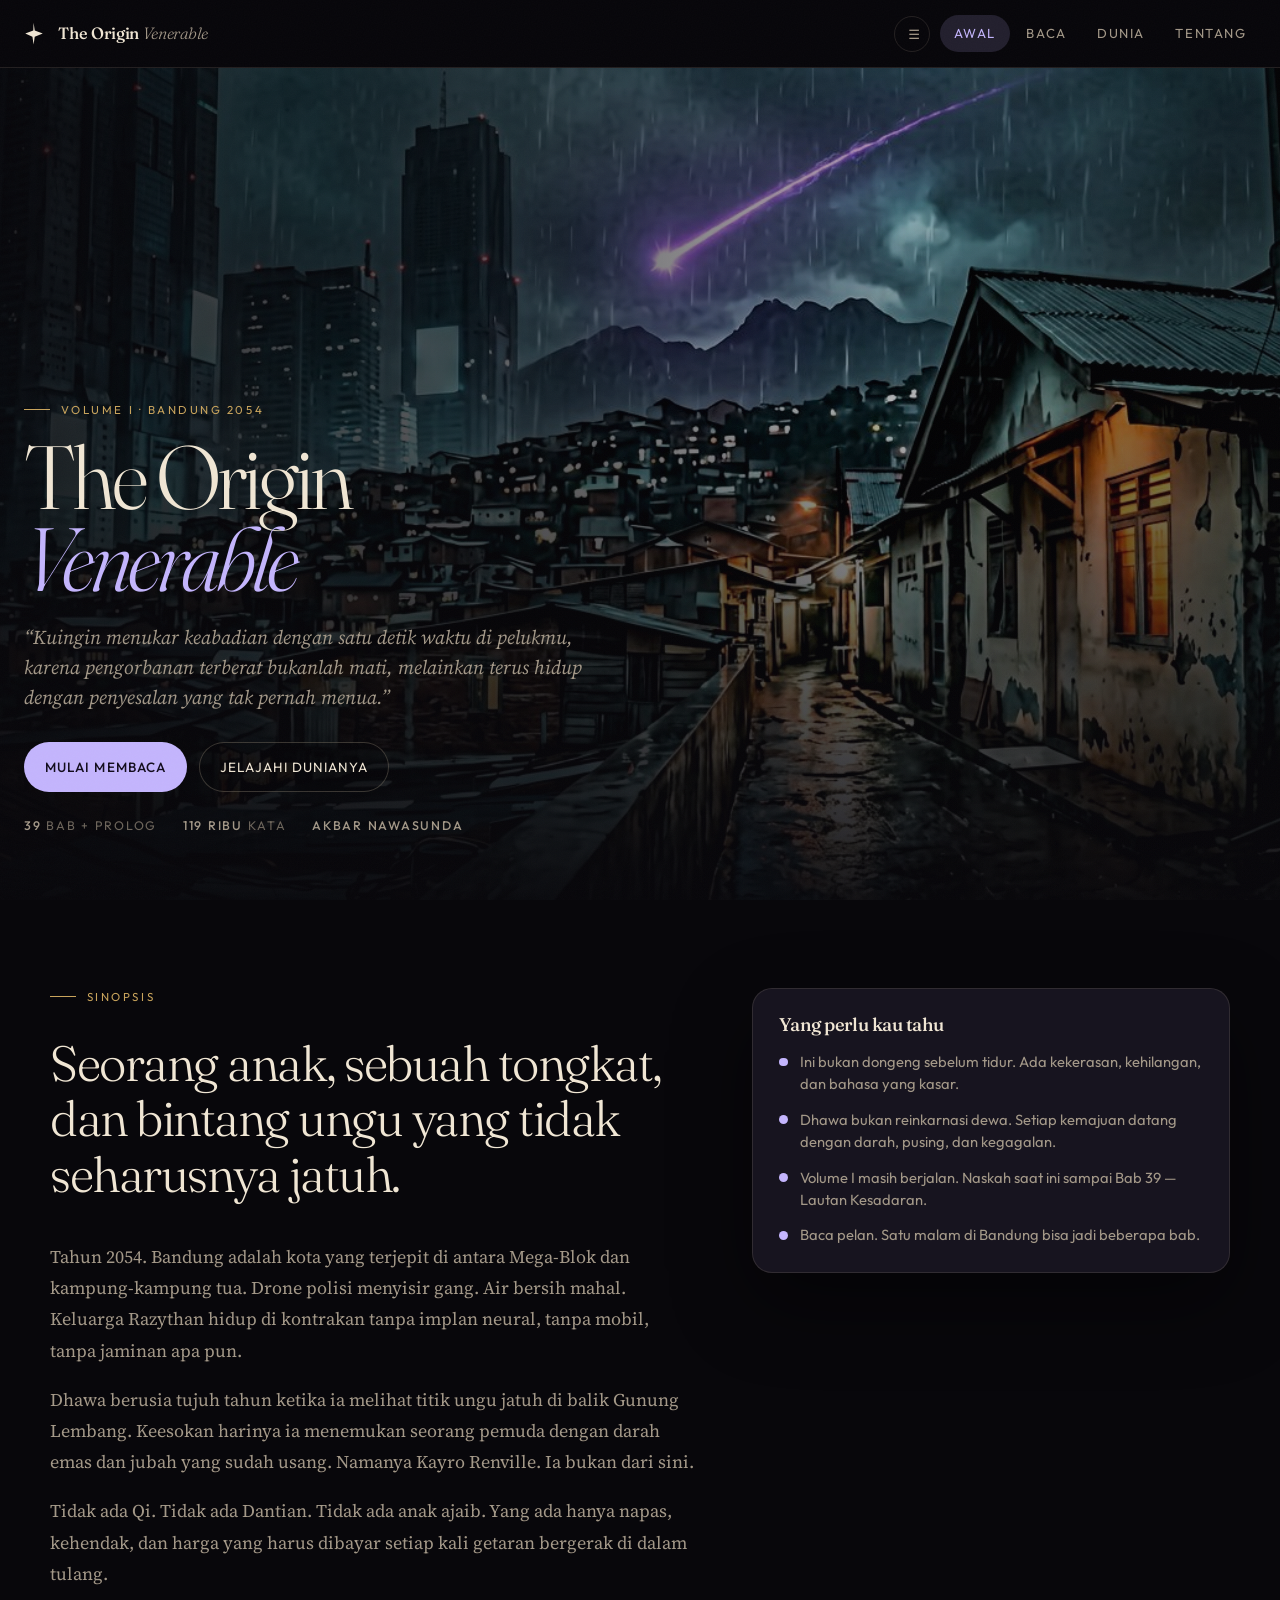
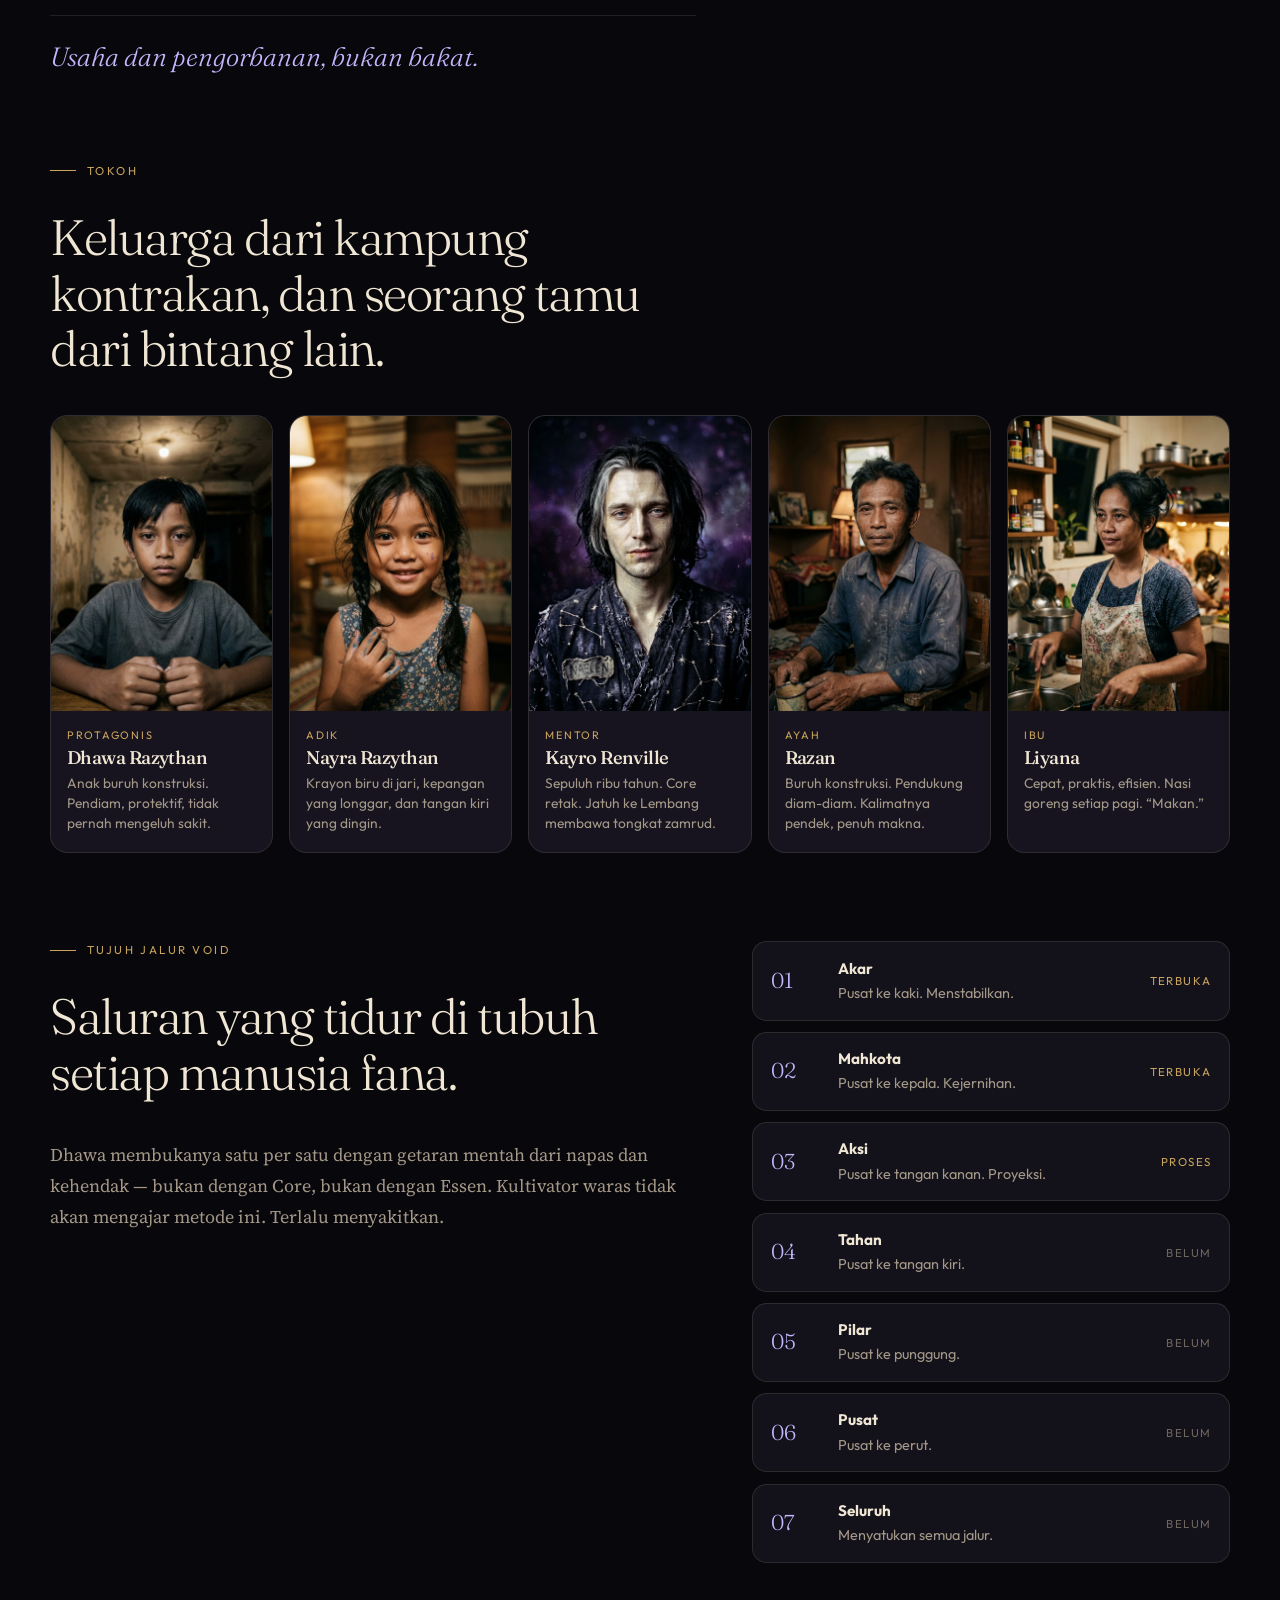
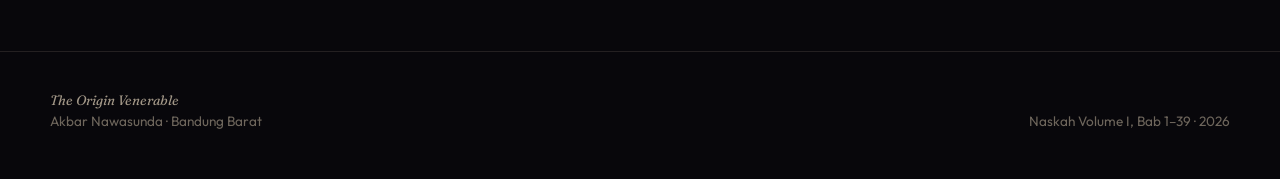
<file: site/index.html>
<!DOCTYPE html>
<html lang="id">
  <head>
    <meta charset="utf-8" />
    <meta name="viewport" content="width=device-width, initial-scale=1" />
    <title>The Origin Venerable — Akbar Nawasunda</title>
    <meta
      name="description"
      content="Novel kultivasi berlatar Bandung tahun 2054. Dhawa Razythan, anak buruh konstruksi, menemukan dunia tersembunyi di balik realitas sehari-hari."
    />
    <meta property="og:title" content="The Origin Venerable" />
    <meta
      property="og:description"
      content="Usaha dan pengorbanan, bukan bakat. Novel kultivasi dari kampung kontrakan Bandung."
    />
    <meta property="og:image" content="img/hero-bandung.jpg" />
    <link rel="icon" href="favicon.svg" type="image/svg+xml" />
    <link rel="preconnect" href="https://fonts.googleapis.com" />
    <link rel="preconnect" href="https://fonts.gstatic.com" crossorigin />
    <link
      href="https://fonts.googleapis.com/css2?family=Fraunces:ital,opsz,wght@0,9..144,300;0,9..144,500;1,9..144,300;1,9..144,500&family=Outfit:wght@300;400;500&family=Source+Serif+4:ital,opsz,wght@0,8..60,400;0,8..60,600;1,8..60,400&display=swap"
      rel="stylesheet"
    />
    <link rel="stylesheet" href="css/style.css" />
    <script src="js/boot-theme.js"></script>
  </head>
  <body data-page="home">
    <a class="skip" href="#isi">Lewati ke isi</a>
    <header class="site-header">
      <a class="brand" href="index.html">
        <svg class="brand-mark" viewBox="0 0 32 32" aria-hidden="true">
          <path fill="currentColor" d="M16 3.2l1.35 9.15L26.8 16l-9.45 3.65L16 28.8l-1.35-9.15L6.2 16l9.45-3.65z" />
        </svg>
        <span class="brand-name">The Origin <span>Venerable</span></span>
      </a>
      <button class="nav-toggle icon-btn" data-nav-toggle aria-label="Menu">☰</button>
      <nav class="nav">
        <a href="index.html" data-nav="home">Awal</a>
        <a href="baca.html?bab=prolog" data-nav="baca">Baca</a>
        <a href="dunia.html" data-nav="dunia">Dunia</a>
        <a href="tentang.html" data-nav="tentang">Tentang</a>
      </nav>
    </header>

    <section class="hero">
      <div class="hero-media">
        <img src="img/hero-bandung.jpg" alt="Kampung kontrakan Bandung malam hari, bintang ungu jatuh di atas Mega-Blok" />
      </div>
      <div class="hero-shade"></div>
      <div class="hero-copy" id="isi">
        <div class="kicker">Volume I · Bandung 2054</div>
        <h1>The Origin <em>Venerable</em></h1>
        <p class="lede">
          “Kuingin menukar keabadian dengan satu detik waktu di pelukmu, karena pengorbanan terberat bukanlah mati, melainkan terus hidup dengan penyesalan yang tak pernah menua.”
        </p>
        <div class="actions">
          <a class="btn btn-primary" data-continue href="baca.html?bab=prolog">Mulai membaca</a>
          <a class="btn btn-ghost" href="dunia.html">Jelajahi dunianya</a>
        </div>
        <div class="hero-meta">
          <span><strong>39</strong> bab + prolog</span>
          <span><strong>119 ribu</strong> kata</span>
          <span><strong>Akbar Nawasunda</strong></span>
        </div>
      </div>
    </section>

    <section class="section" id="sinopsis">
      <div class="wrap split">
        <div>
          <div class="section-head">
            <div class="kicker">Sinopsis</div>
            <h2>Seorang anak, sebuah tongkat, dan bintang ungu yang tidak seharusnya jatuh.</h2>
          </div>
          <div class="prose-block">
            <p>
              Tahun 2054. Bandung adalah kota yang terjepit di antara Mega-Blok dan kampung-kampung tua. Drone polisi menyisir gang. Air bersih mahal. Keluarga Razythan hidup di kontrakan tanpa implan neural, tanpa mobil, tanpa jaminan apa pun.
            </p>
            <p>
              Dhawa berusia tujuh tahun ketika ia melihat titik ungu jatuh di balik Gunung Lembang. Keesokan harinya ia menemukan seorang pemuda dengan darah emas dan jubah yang sudah usang. Namanya Kayro Renville. Ia bukan dari sini.
            </p>
            <p>
              Tidak ada Qi. Tidak ada Dantian. Tidak ada anak ajaib. Yang ada hanya napas, kehendak, dan harga yang harus dibayar setiap kali getaran bergerak di dalam tulang.
            </p>
          </div>
          <p class="theme-line">Usaha dan pengorbanan, bukan bakat.</p>
        </div>
        <aside class="side-card">
          <h3>Yang perlu kau tahu</h3>
          <ul class="rule-list">
            <li><span class="dot"></span><span>Ini bukan dongeng sebelum tidur. Ada kekerasan, kehilangan, dan bahasa yang kasar.</span></li>
            <li><span class="dot"></span><span>Dhawa bukan reinkarnasi dewa. Setiap kemajuan datang dengan darah, pusing, dan kegagalan.</span></li>
            <li><span class="dot"></span><span>Volume I masih berjalan. Naskah saat ini sampai Bab 39 — Lautan Kesadaran.</span></li>
            <li><span class="dot"></span><span>Baca pelan. Satu malam di Bandung bisa jadi beberapa bab.</span></li>
          </ul>
        </aside>
      </div>
    </section>

    <section class="section" style="padding-top: 0">
      <div class="wrap">
        <div class="section-head">
          <div class="kicker">Tokoh</div>
          <h2>Keluarga dari kampung kontrakan, dan seorang tamu dari bintang lain.</h2>
        </div>
        <div class="cast-grid">
          <article class="cast-card">
            <img src="img/dhawa.jpg" alt="Dhawa Razythan" />
            <div class="cast-body">
              <div class="role">Protagonis</div>
              <h3>Dhawa Razythan</h3>
              <p>Anak buruh konstruksi. Pendiam, protektif, tidak pernah mengeluh sakit.</p>
            </div>
          </article>
          <article class="cast-card">
            <img src="img/nayra.jpg" alt="Nayra Razythan" />
            <div class="cast-body">
              <div class="role">Adik</div>
              <h3>Nayra Razythan</h3>
              <p>Krayon biru di jari, kepangan yang longgar, dan tangan kiri yang dingin.</p>
            </div>
          </article>
          <article class="cast-card">
            <img src="img/kayro.jpg" alt="Kayro Renville" />
            <div class="cast-body">
              <div class="role">Mentor</div>
              <h3>Kayro Renville</h3>
              <p>Sepuluh ribu tahun. Core retak. Jatuh ke Lembang membawa tongkat zamrud.</p>
            </div>
          </article>
          <article class="cast-card">
            <img src="img/razan.jpg" alt="Razan Razythan" />
            <div class="cast-body">
              <div class="role">Ayah</div>
              <h3>Razan</h3>
              <p>Buruh konstruksi. Pendukung diam-diam. Kalimatnya pendek, penuh makna.</p>
            </div>
          </article>
          <article class="cast-card">
            <img src="img/liyana.jpg" alt="Liyana Razythan" />
            <div class="cast-body">
              <div class="role">Ibu</div>
              <h3>Liyana</h3>
              <p>Cepat, praktis, efisien. Nasi goreng setiap pagi. “Makan.”</p>
            </div>
          </article>
        </div>
      </div>
    </section>

    <section class="section" style="padding-top: 0">
      <div class="wrap split">
        <div>
          <div class="section-head">
            <div class="kicker">Tujuh Jalur Void</div>
            <h2>Saluran yang tidur di tubuh setiap manusia fana.</h2>
          </div>
          <div class="prose-block">
            <p>
              Dhawa membukanya satu per satu dengan getaran mentah dari napas dan kehendak — bukan dengan Core, bukan dengan Essen. Kultivator waras tidak akan mengajar metode ini. Terlalu menyakitkan.
            </p>
          </div>
        </div>
        <div class="paths">
          <div class="path"><b>01</b><p><strong>Akar</strong>Pusat ke kaki. Menstabilkan.</p><span class="open">Terbuka</span></div>
          <div class="path"><b>02</b><p><strong>Mahkota</strong>Pusat ke kepala. Kejernihan.</p><span class="open">Terbuka</span></div>
          <div class="path"><b>03</b><p><strong>Aksi</strong>Pusat ke tangan kanan. Proyeksi.</p><span class="open">Proses</span></div>
          <div class="path"><b>04</b><p><strong>Tahan</strong>Pusat ke tangan kiri.</p><span class="pending">Belum</span></div>
          <div class="path"><b>05</b><p><strong>Pilar</strong>Pusat ke punggung.</p><span class="pending">Belum</span></div>
          <div class="path"><b>06</b><p><strong>Pusat</strong>Pusat ke perut.</p><span class="pending">Belum</span></div>
          <div class="path"><b>07</b><p><strong>Seluruh</strong>Menyatukan semua jalur.</p><span class="pending">Belum</span></div>
        </div>
      </div>
    </section>

    <footer class="site-footer">
      <div class="wrap footer-row">
        <div>
          <em>The Origin Venerable</em><br />
          Akbar Nawasunda · Bandung Barat
        </div>
        <div>Naskah Volume I, Bab 1–39 · 2026</div>
      </div>
    </footer>
    <script type="module" src="js/common.js"></script>
  </body>
</html>
</file>
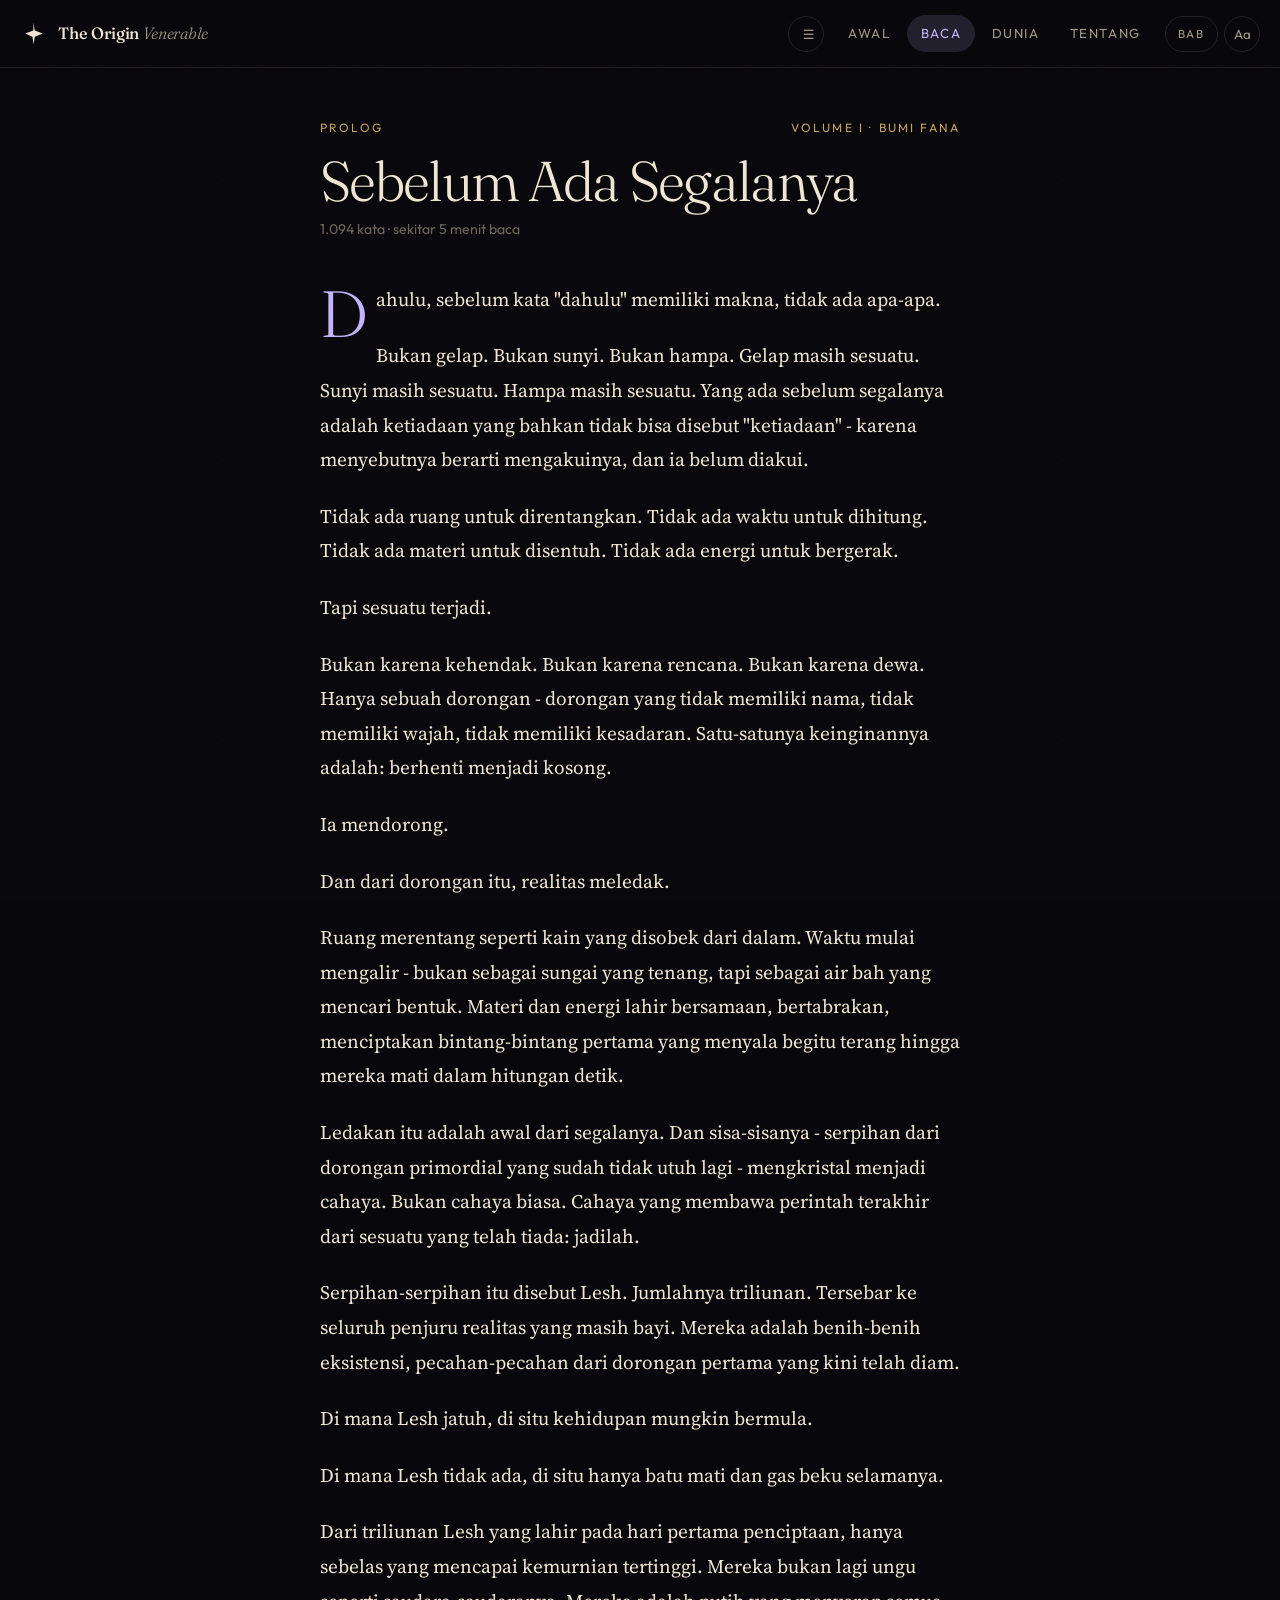
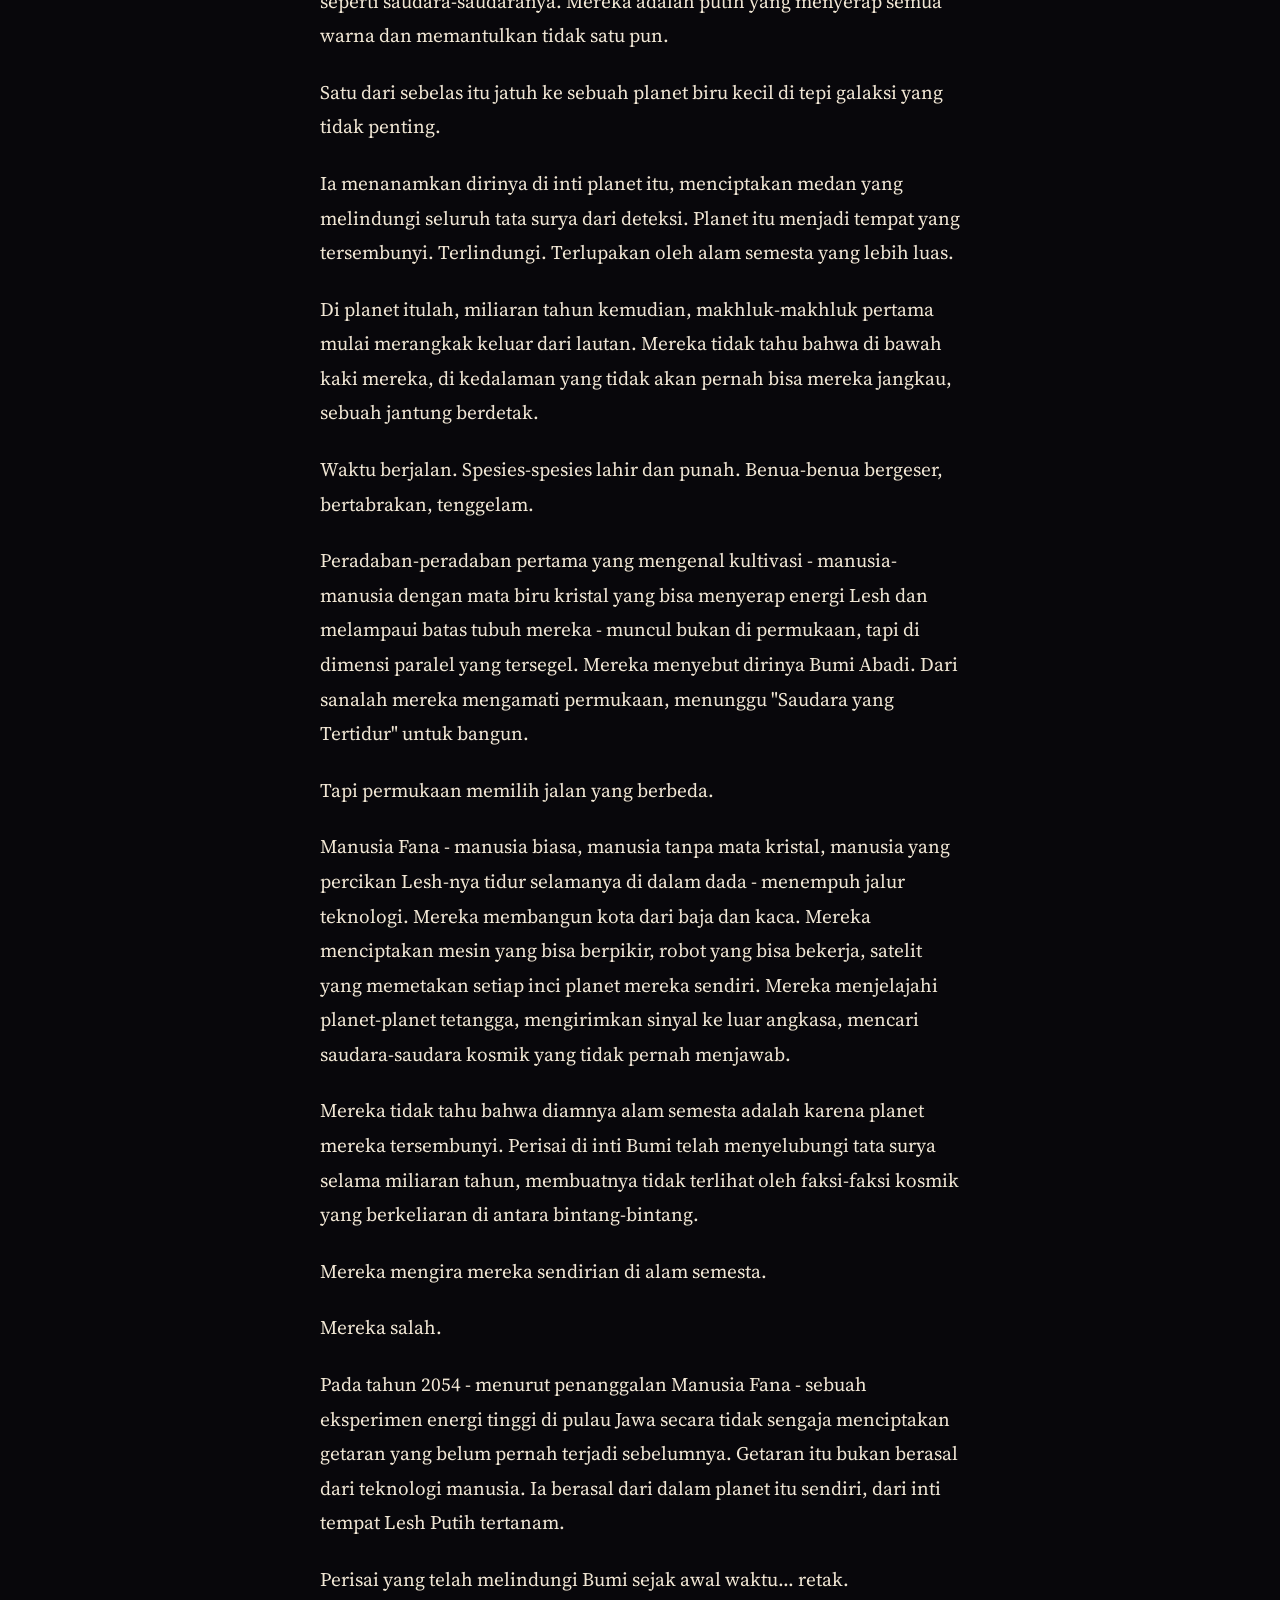
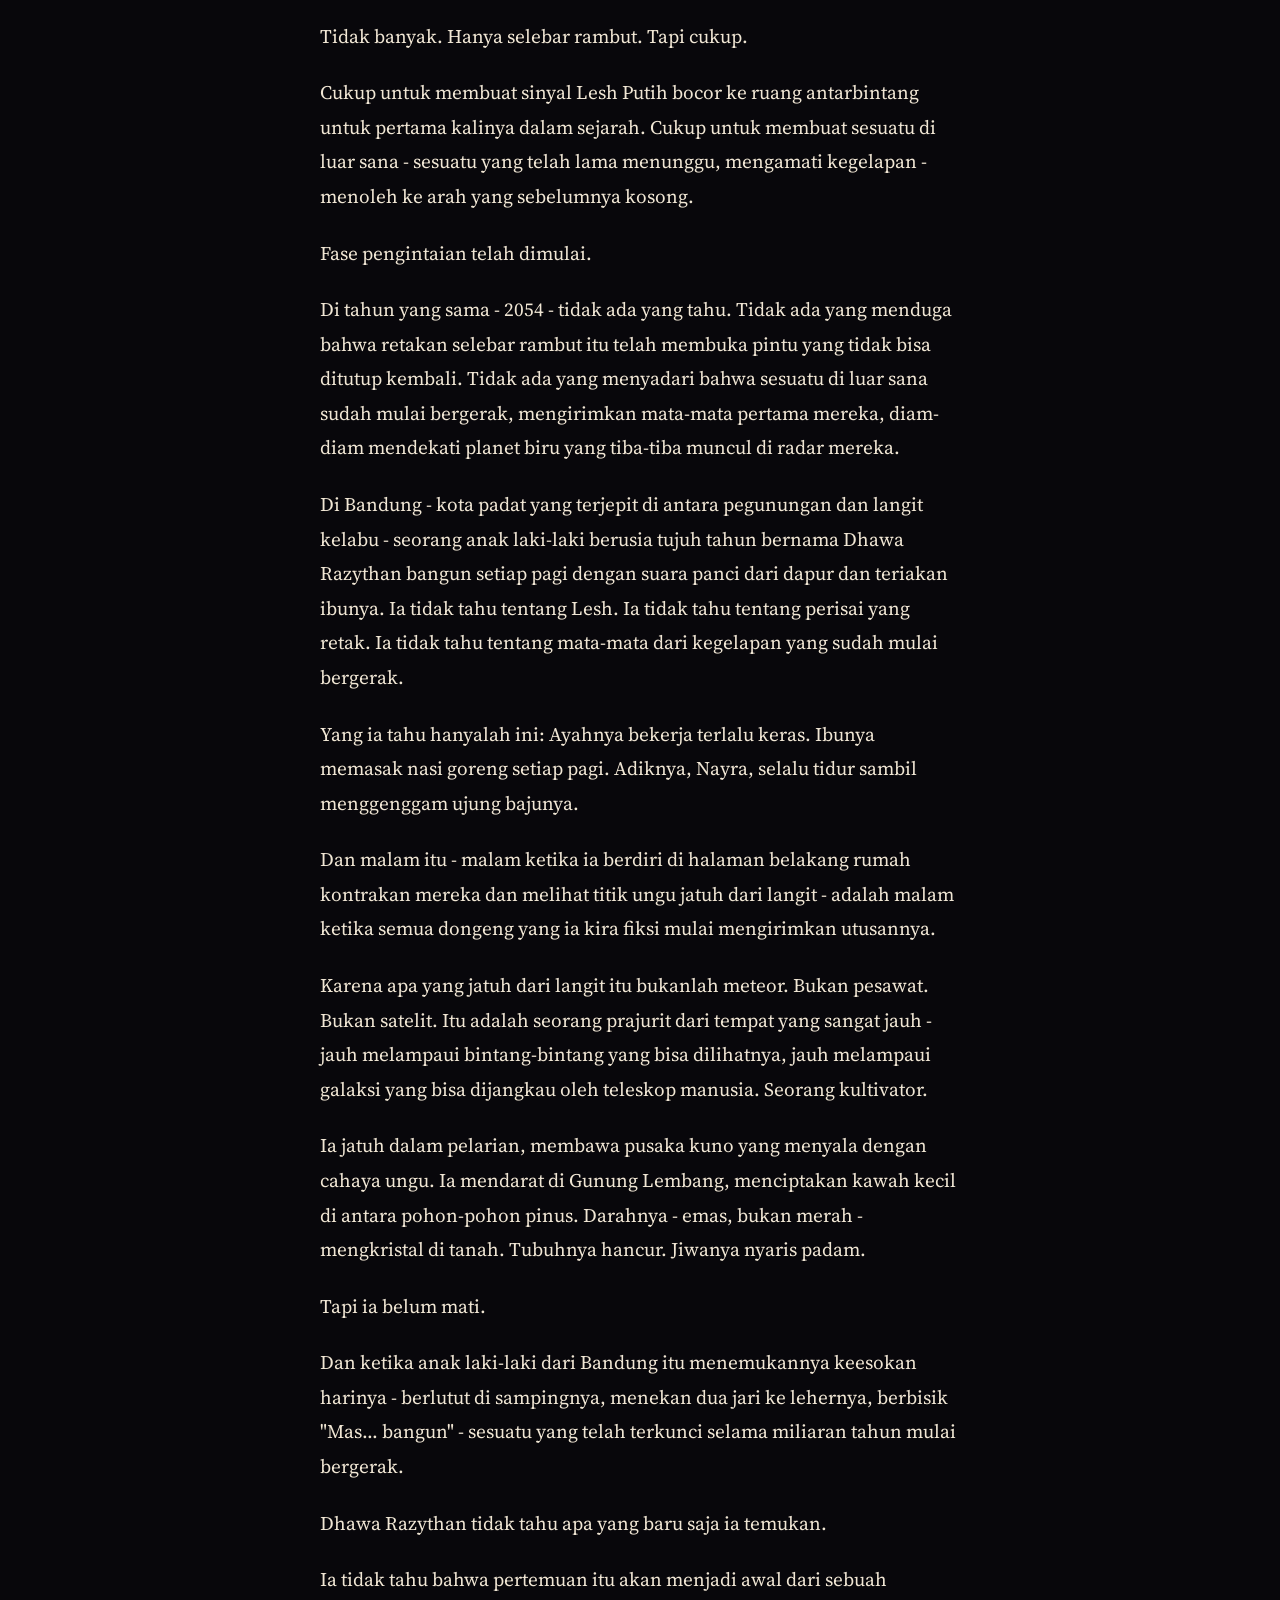
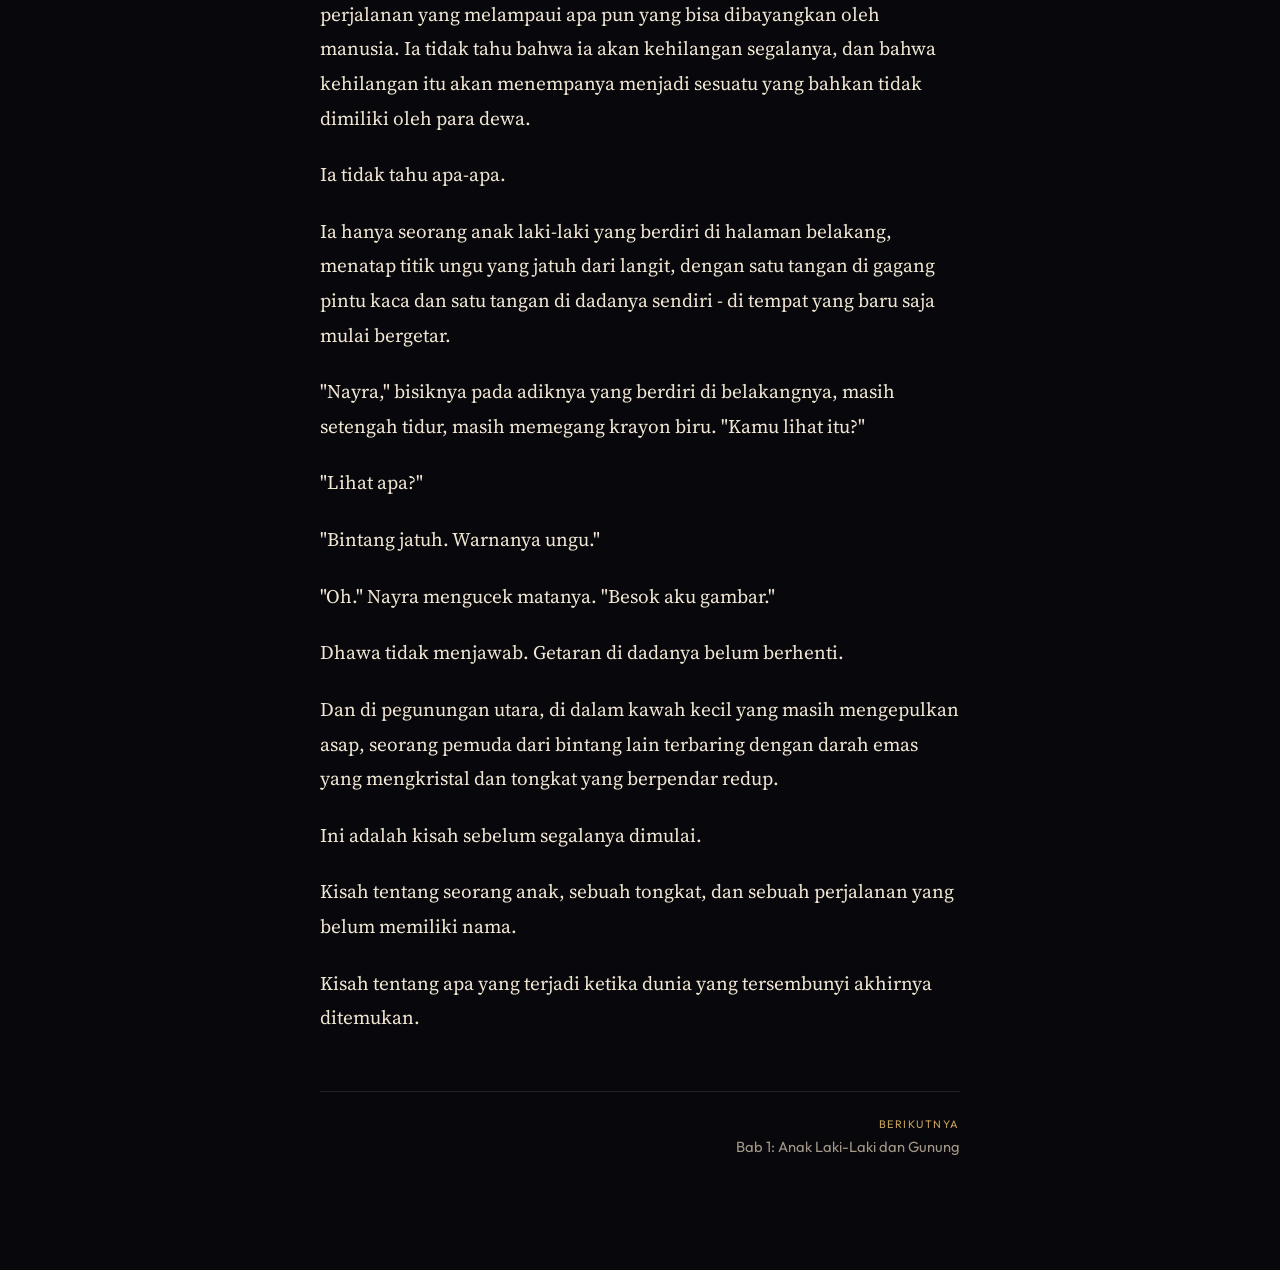
<file: site/baca.html>
<!DOCTYPE html>
<html lang="id">
  <head>
    <meta charset="utf-8" />
    <meta name="viewport" content="width=device-width, initial-scale=1" />
    <title>Baca — The Origin Venerable</title>
    <meta name="description" content="Baca The Origin Venerable, novel kultivasi berlatar Bandung 2054." />
    <link rel="icon" href="favicon.svg" type="image/svg+xml" />
    <link rel="preconnect" href="https://fonts.googleapis.com" />
    <link rel="preconnect" href="https://fonts.gstatic.com" crossorigin />
    <link
      href="https://fonts.googleapis.com/css2?family=Fraunces:ital,opsz,wght@0,9..144,300;0,9..144,500;1,9..144,300;1,9..144,500&family=Outfit:wght@300;400;500&family=Source+Serif+4:ital,opsz,wght@0,8..60,400;0,8..60,600;1,8..60,400&display=swap"
      rel="stylesheet"
    />
    <link rel="stylesheet" href="css/style.css" />
    <script src="js/boot-theme.js"></script>
  </head>
  <body data-page="baca">
    <div class="read-progress" aria-hidden="true"></div>
    <a class="skip" href="#chapter">Lewati ke bab</a>
    <header class="site-header">
      <a class="brand" href="index.html">
        <svg class="brand-mark" viewBox="0 0 32 32" aria-hidden="true">
          <path fill="currentColor" d="M16 3.2l1.35 9.15L26.8 16l-9.45 3.65L16 28.8l-1.35-9.15L6.2 16l9.45-3.65z" />
        </svg>
        <span class="brand-name">The Origin <span>Venerable</span></span>
      </a>
      <button class="nav-toggle icon-btn" data-nav-toggle aria-label="Menu">☰</button>
      <nav class="nav">
        <a href="index.html" data-nav="home">Awal</a>
        <a href="baca.html?bab=prolog" data-nav="baca">Baca</a>
        <a href="dunia.html" data-nav="dunia">Dunia</a>
        <a href="tentang.html" data-nav="tentang">Tentang</a>
      </nav>
      <div class="header-tools">
        <button class="icon-btn wide" id="btn-toc" aria-label="Daftar bab" title="Daftar bab">Bab</button>
        <button class="icon-btn" id="btn-settings" aria-label="Pengaturan" title="Tampilan">Aa</button>
      </div>
    </header>

    <div class="backdrop" id="backdrop"></div>
    <aside class="drawer" id="drawer" aria-label="Daftar bab">
      <h2>Daftar bab</h2>
      <div class="toc-list" id="toc"></div>
    </aside>
    <aside class="settings" id="settings" aria-label="Pengaturan baca">
      <h2>Tampilan</h2>
      <div class="setting-row">
        <span>Tema</span>
        <div class="seg">
          <button data-theme-btn="void">Malam</button>
          <button data-theme-btn="dusk">Senja</button>
          <button data-theme-btn="paper">Kertas</button>
        </div>
      </div>
      <div class="setting-row">
        <span>Ukuran</span>
        <div class="seg">
          <button data-size-btn="1.05rem">A</button>
          <button data-size-btn="1.2rem" class="is-on">A</button>
          <button data-size-btn="1.4rem">A</button>
        </div>
      </div>
      <p class="muted" style="margin-top: 1rem; font-size: 0.88rem">
        Panah kiri/kanan untuk pindah bab. Progresmu tersimpan di perangkat ini.
      </p>
    </aside>

    <main class="reader" id="chapter"></main>

    <script type="module" src="js/common.js"></script>
    <script type="module" src="js/reader.js"></script>
  </body>
</html>
</file>
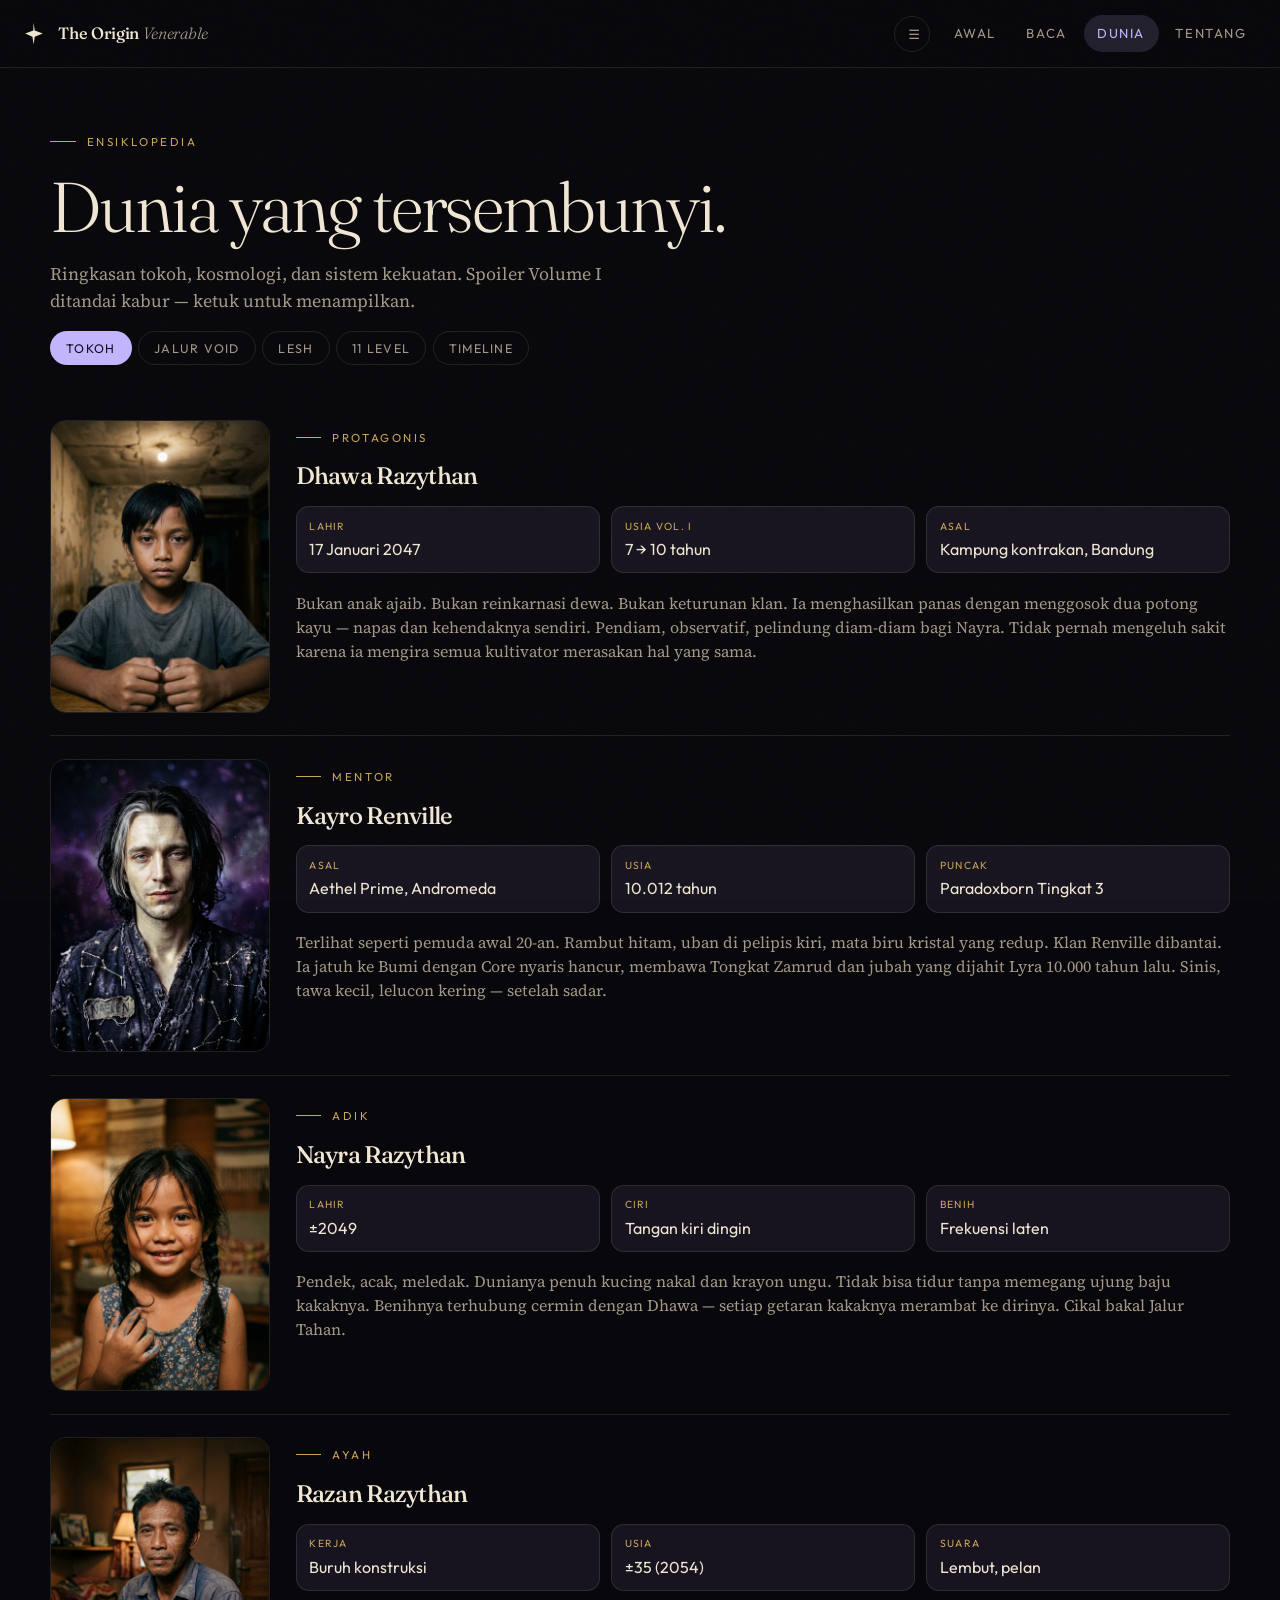
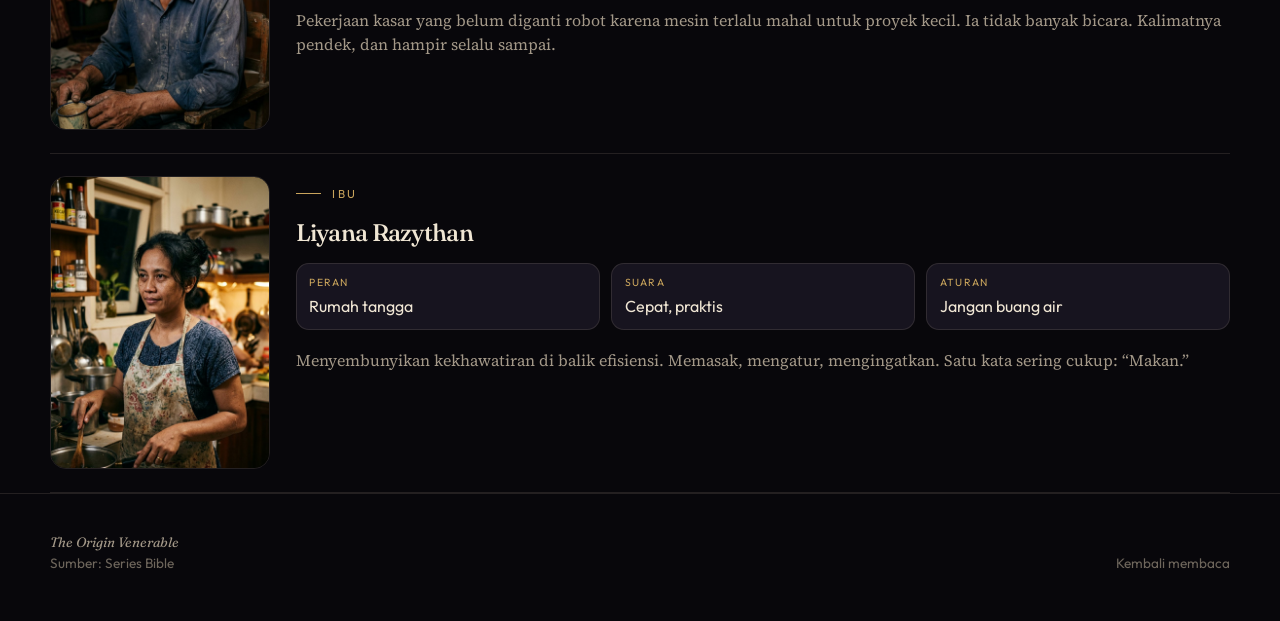
<file: site/dunia.html>
<!DOCTYPE html>
<html lang="id">
  <head>
    <meta charset="utf-8" />
    <meta name="viewport" content="width=device-width, initial-scale=1" />
    <title>Dunia — The Origin Venerable</title>
    <meta name="description" content="Tokoh, Jalur Void, Lesh, dan timeline novel The Origin Venerable." />
    <link rel="icon" href="favicon.svg" type="image/svg+xml" />
    <link rel="preconnect" href="https://fonts.googleapis.com" />
    <link rel="preconnect" href="https://fonts.gstatic.com" crossorigin />
    <link
      href="https://fonts.googleapis.com/css2?family=Fraunces:ital,opsz,wght@0,9..144,300;0,9..144,500;1,9..144,300;1,9..144,500&family=Outfit:wght@300;400;500&family=Source+Serif+4:ital,opsz,wght@0,8..60,400;0,8..60,600;1,8..60,400&display=swap"
      rel="stylesheet"
    />
    <link rel="stylesheet" href="css/style.css" />
    <script src="js/boot-theme.js"></script>
  </head>
  <body data-page="dunia">
    <a class="skip" href="#isi">Lewati ke isi</a>
    <header class="site-header">
      <a class="brand" href="index.html">
        <svg class="brand-mark" viewBox="0 0 32 32" aria-hidden="true">
          <path fill="currentColor" d="M16 3.2l1.35 9.15L26.8 16l-9.45 3.65L16 28.8l-1.35-9.15L6.2 16l9.45-3.65z" />
        </svg>
        <span class="brand-name">The Origin <span>Venerable</span></span>
      </a>
      <button class="nav-toggle icon-btn" data-nav-toggle aria-label="Menu">☰</button>
      <nav class="nav">
        <a href="index.html" data-nav="home">Awal</a>
        <a href="baca.html?bab=prolog" data-nav="baca">Baca</a>
        <a href="dunia.html" data-nav="dunia">Dunia</a>
        <a href="tentang.html" data-nav="tentang">Tentang</a>
      </nav>
    </header>

    <main class="wrap" id="isi">
      <header class="lore-hero">
        <div class="kicker">Ensiklopedia</div>
        <h1>Dunia yang tersembunyi.</h1>
        <p>
          Ringkasan tokoh, kosmologi, dan sistem kekuatan. Spoiler Volume I ditandai kabur — ketuk untuk menampilkan.
        </p>
      </header>

      <div class="tabs" data-tabs>
        <button data-tab="tokoh" class="is-on">Tokoh</button>
        <button data-tab="jalur">Jalur Void</button>
        <button data-tab="lesh">Lesh</button>
        <button data-tab="level">11 Level</button>
        <button data-tab="waktu">Timeline</button>
      </div>

      <section class="panel is-on" data-panel="tokoh">
        <article class="char-detail">
          <img src="img/dhawa.jpg" alt="Dhawa Razythan" />
          <div>
            <div class="kicker">Protagonis</div>
            <h2>Dhawa Razythan</h2>
            <div class="facts">
              <div class="fact"><small>Lahir</small>17 Januari 2047</div>
              <div class="fact"><small>Usia Vol. I</small>7 → 10 tahun</div>
              <div class="fact"><small>Asal</small>Kampung kontrakan, Bandung</div>
            </div>
            <p class="muted">
              Bukan anak ajaib. Bukan reinkarnasi dewa. Bukan keturunan klan. Ia menghasilkan panas dengan menggosok dua potong kayu — napas dan kehendaknya sendiri. Pendiam, observatif, pelindung diam-diam bagi Nayra. Tidak pernah mengeluh sakit karena ia mengira semua kultivator merasakan hal yang sama.
            </p>
          </div>
        </article>

        <article class="char-detail">
          <img src="img/kayro.jpg" alt="Kayro Renville" />
          <div>
            <div class="kicker">Mentor</div>
            <h2>Kayro Renville</h2>
            <div class="facts">
              <div class="fact"><small>Asal</small>Aethel Prime, Andromeda</div>
              <div class="fact"><small>Usia</small>10.012 tahun</div>
              <div class="fact"><small>Puncak</small>Paradoxborn Tingkat 3</div>
            </div>
            <p class="muted">
              Terlihat seperti pemuda awal 20-an. Rambut hitam, uban di pelipis kiri, mata biru kristal yang redup. Klan Renville dibantai. Ia jatuh ke Bumi dengan Core nyaris hancur, membawa Tongkat Zamrud dan jubah yang dijahit Lyra 10.000 tahun lalu. Sinis, tawa kecil, lelucon kering — setelah sadar.
            </p>
          </div>
        </article>

        <article class="char-detail">
          <img src="img/nayra.jpg" alt="Nayra Razythan" />
          <div>
            <div class="kicker">Adik</div>
            <h2>Nayra Razythan</h2>
            <div class="facts">
              <div class="fact"><small>Lahir</small>±2049</div>
              <div class="fact"><small>Ciri</small>Tangan kiri dingin</div>
              <div class="fact"><small>Benih</small>Frekuensi laten</div>
            </div>
            <p class="muted">
              Pendek, acak, meledak. Dunianya penuh kucing nakal dan krayon ungu. Tidak bisa tidur tanpa memegang ujung baju kakaknya. Benihnya terhubung cermin dengan Dhawa — setiap getaran kakaknya merambat ke dirinya. Cikal bakal Jalur Tahan.
            </p>
          </div>
        </article>

        <article class="char-detail">
          <img src="img/razan.jpg" alt="Razan Razythan" />
          <div>
            <div class="kicker">Ayah</div>
            <h2>Razan Razythan</h2>
            <div class="facts">
              <div class="fact"><small>Kerja</small>Buruh konstruksi</div>
              <div class="fact"><small>Usia</small>±35 (2054)</div>
              <div class="fact"><small>Suara</small>Lembut, pelan</div>
            </div>
            <p class="muted">
              Pekerjaan kasar yang belum diganti robot karena mesin terlalu mahal untuk proyek kecil. Ia tidak banyak bicara. Kalimatnya pendek, dan hampir selalu sampai.
            </p>
          </div>
        </article>

        <article class="char-detail">
          <img src="img/liyana.jpg" alt="Liyana Razythan" />
          <div>
            <div class="kicker">Ibu</div>
            <h2>Liyana Razythan</h2>
            <div class="facts">
              <div class="fact"><small>Peran</small>Rumah tangga</div>
              <div class="fact"><small>Suara</small>Cepat, praktis</div>
              <div class="fact"><small>Aturan</small>Jangan buang air</div>
            </div>
            <p class="muted">
              Menyembunyikan kekhawatiran di balik efisiensi. Memasak, mengatur, mengingatkan. Satu kata sering cukup: “Makan.”
            </p>
          </div>
        </article>
      </section>

      <section class="panel" data-panel="jalur">
        <div class="section-head">
          <h2>Tujuh Jalur Void</h2>
          <p>
            Saluran alami di dalam saraf dan pembuluh darah. Pada Manusia Fana, jalur ini tidur. Dhawa mengaktifkannya secara tidak sengaja saat jatuh ke gua dan menyentuh Tongkat Zamrud.
          </p>
        </div>
        <div class="paths">
          <div class="path"><b>01</b><p><strong>Jalur Akar</strong>Pusat → kaki. Netral, seperti listrik sangat kecil. Menstabilkan fondasi.</p><span class="open">Terbuka penuh</span></div>
          <div class="path"><b>02</b><p><strong>Jalur Mahkota</strong>Pusat → ubun-ubun. Dingin menyegarkan. Kejernihan dan persepsi getaran.</p><span class="open">Terbuka penuh</span></div>
          <div class="path"><b>03</b><p><strong>Jalur Aksi</strong>Pusat → tangan kanan. Panas seperti gagang panci. Proyeksi ofensif.</p><span class="open">Dalam proses</span></div>
          <div class="path"><b>04</b><p><strong>Jalur Tahan</strong>Pusat → tangan kiri. Menyerap getaran luar. Foreshadow di tangan Nayra.</p><span class="pending">Belum</span></div>
          <div class="path"><b>05</b><p><strong>Jalur Pilar</strong>Pusat → punggung. Postur dan ketahanan fisik.</p><span class="pending">Belum</span></div>
          <div class="path"><b>06</b><p><strong>Jalur Pusat</strong>Pusat → perut. Mengolah getaran mentah.</p><span class="pending">Belum</span></div>
          <div class="path"><b>07</b><p><strong>Jalur Seluruh</strong>Pusat ke semua arah. Menyatukan ketujuh jalur.</p><span class="pending">Belum</span></div>
        </div>
        <p class="note">
          Dhawa tidak punya Core. Ia menuang getaran mentah ke Lautan Kesadaran — metode yang dianggap penyiksaan diri oleh kultivator normal. Faktor pengalinya tujuh kali lebih besar. Ia tidak tahu.
        </p>
      </section>

      <section class="panel" data-panel="lesh">
        <div class="section-head">
          <h2>Ketiadaan, kehendak, dan Lesh.</h2>
          <p>
            Sebelum kata “dahulu” memiliki makna, tidak ada apa-apa. Lalu sesuatu mendorong. Dari sisa dorongan itu, realitas mengkristal menjadi Lesh — benih eksistensi, ungu, kecuali sebelas yang putih.
          </p>
        </div>
        <div class="lesh-list">
          <article class="lesh">
            <div class="n"><span class="swatch" style="background:#6b5b7a"></span></div>
            <div>
              <h3>Ashen Violet</h3>
              <p class="muted">Paling umum. Ditemukan di mana-mana.</p>
            </div>
          </article>
          <article class="lesh">
            <div class="n"><span class="swatch" style="background:#7a4e8c"></span></div>
            <div>
              <h3>Dusk Violet</h3>
              <p class="muted">Lebih langka. Mulai punya “berat” energetik.</p>
            </div>
          </article>
          <article class="lesh">
            <div class="n"><span class="swatch" style="background:#6a4cff"></span></div>
            <div>
              <h3>Nebula Violet</h3>
              <p class="muted">Jarang. Sering ditemukan di nebula.</p>
            </div>
          </article>
          <article class="lesh">
            <div class="n"><span class="swatch" style="background:#b48cff"></span></div>
            <div>
              <h3>Amethyst Radiance</h3>
              <p class="muted">Sangat langka. Inti Tongkat Zamrud — bukan Lesh Putih.</p>
            </div>
          </article>
          <article class="lesh">
            <div class="n"><span class="swatch" style="background:#f5f0e6"></span></div>
            <div>
              <h3>Pure White</h3>
              <p class="muted">Hanya 11 di seluruh alam semesta. Lesh #7 tertanam di inti Bumi: Jantung Bumi, perisai yang retak pada 2054.</p>
            </div>
          </article>
        </div>
        <p class="note">
          Di pikiran Dhawa sebelum Bab 91, kata “Lesh” tidak boleh muncul. Ia hanya merasakan getaran.
        </p>
      </section>

      <section class="panel" data-panel="level">
        <div class="section-head">
          <h2>Sebelas ranah, satu jalan yang menyakitkan.</h2>
          <p>
            Jalan mainstream memaksa Core. Jalan Aseity — jalan Dhawa — memecahkan krisis eksistensial per level. Lambat. Kokoh. Bisa tembus ke tempat orang lain mentok.
          </p>
        </div>
        <div class="level-list">
          <article class="level"><div class="n">01</div><div><h3>Voidskin</h3><p class="muted">“Apakah aku tubuhku?” · 150 tahun</p></div></article>
          <article class="level"><div class="n">02</div><div><h3>Dirgetongue</h3><p class="muted">“Apakah aku suaraku sendiri?” · 500 tahun</p></div></article>
          <article class="level"><div class="n">03</div><div><h3>Scionless</h3><p class="muted">“Apakah aku warisan/traumaku?” · 3.000 tahun</p></div></article>
          <article class="level"><div class="n">04</div><div><h3>Shroud</h3><p class="muted">“Apakah aku butuh diakui?” · Jiwa Primordial lahir</p></div></article>
          <article class="level"><div class="n">05</div><div><h3>Vowbane</h3><p class="muted">“Apakah aku terikat hukum?” · Level Kayro saat koma</p></div></article>
          <article class="level"><div class="n">06</div><div><h3>Reverberant</h3><p class="muted">“Apakah ucapanku kebenaran?” · Decree menjadi hukum</p></div></article>
          <article class="level"><div class="n">07</div><div><h3>Paradoxborn</h3><p class="muted">“Apakah aku ada, atau tiada?” · Tiga tingkat. Puncak Kayro.</p></div></article>
          <article class="level"><div class="n">08</div><div><h3>Hegemon</h3><p class="muted">“Apakah aku berhenti di sini?” · 44 tingkat. Kebanyakan mentok.</p></div></article>
          <article class="level"><div class="n">09</div><div><h3>Unsigned</h3><p class="muted">“Siapakah aku tanpa nama?” · Jiwa Aseitas lahir di Tk3</p></div></article>
          <article class="level"><div class="n">10</div><div><h3>Solus</h3><p class="muted">“Apakah aku bisa berdiri sendiri?” · Kemandirian absolut</p></div></article>
          <article class="level"><div class="n">11</div><div><h3>Unbegotten</h3><p class="muted">“Apakah aku diciptakan, atau pencipta diriku?” · ∞</p></div></article>
        </div>
      </section>

      <section class="panel" data-panel="waktu">
        <div class="section-head">
          <h2>2054–2057</h2>
          <p>Volume I berlangsung di Bumi Fana, sebelum pintu itu benar-benar terbuka. Bagian akhir berisi spoiler berat.</p>
        </div>
        <div class="time-list">
          <article class="time-item"><div class="n">2047</div><div><h3>Dhawa lahir</h3><p class="muted">17 Januari. Bandung.</p></div></article>
          <article class="time-item"><div class="n">2054</div><div><h3>Kayro jatuh</h3><p class="muted">Juni/Juli. Dhawa berusia 7 tahun. Perisai Lesh #7 retak. Titik ungu di langit Lembang.</p></div></article>
          <article class="time-item"><div class="n">2055</div><div><h3>Bahasa pertama</h3><p class="muted">Komunikasi via Tongkat. Kayro dipindah ke Cirebon. Dhawa belajar di bawah selimut.</p></div></article>
          <article class="time-item"><div class="n">2056</div><div><h3>Jalur terbuka</h3><p class="muted">Maret. Kayro sadar kognitif. Akar, Mahkota, Aksi. Bab 38: mata hati. Lautan Kesadaran.</p></div></article>
          <article class="time-item"><div class="n">2057</div><div><h3>Sebelum Agustus</h3><p class="muted">Kayro bangun total di Mei. Bootcamp intensif. Dhawa berusia 10 tahun.</p></div></article>
        </div>
        <div class="warn">
          Ketuk teks kabur di bawah ini jika kau sudah siap dengan invasi 17 Agustus 2057.
        </div>
        <p class="spoiler muted">
          03:42 armada keluar lompatan di belakang Bulan. 05:14 Razan mati. 05:21 Liyana ditelan Voidmaw. 05:28 Nayra diculik Drath Volnar. Dragon Garu bangun. Dhawa kehilangan segalanya — dan menolak berdamai.
        </p>
      </section>
    </main>

    <footer class="site-footer">
      <div class="wrap footer-row">
        <div>
          <em>The Origin Venerable</em><br />
          Sumber: Series Bible
        </div>
        <a href="baca.html?bab=prolog">Kembali membaca</a>
      </div>
    </footer>
    <script type="module" src="js/common.js"></script>
  </body>
</html>
</file>
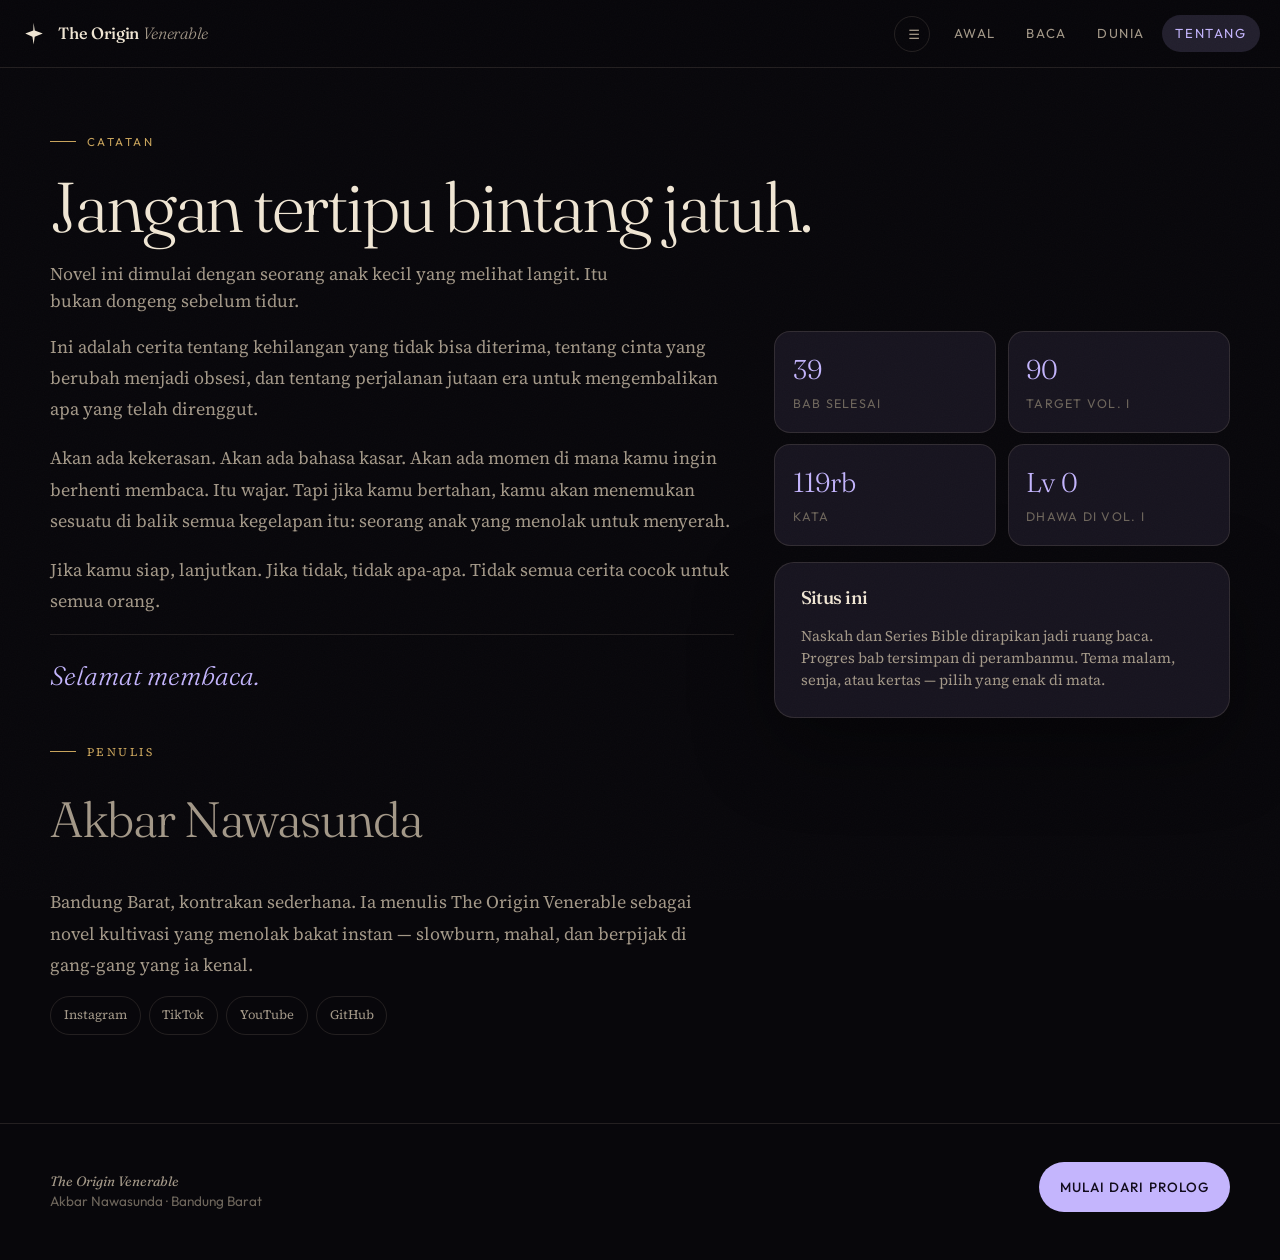
<file: site/tentang.html>
<!DOCTYPE html>
<html lang="id">
  <head>
    <meta charset="utf-8" />
    <meta name="viewport" content="width=device-width, initial-scale=1" />
    <title>Tentang — The Origin Venerable</title>
    <meta name="description" content="Tentang novel The Origin Venerable dan penulisnya, Akbar Nawasunda." />
    <link rel="icon" href="favicon.svg" type="image/svg+xml" />
    <link rel="preconnect" href="https://fonts.googleapis.com" />
    <link rel="preconnect" href="https://fonts.gstatic.com" crossorigin />
    <link
      href="https://fonts.googleapis.com/css2?family=Fraunces:ital,opsz,wght@0,9..144,300;0,9..144,500;1,9..144,300;1,9..144,500&family=Outfit:wght@300;400;500&family=Source+Serif+4:ital,opsz,wght@0,8..60,400;0,8..60,600;1,8..60,400&display=swap"
      rel="stylesheet"
    />
    <link rel="stylesheet" href="css/style.css" />
    <script src="js/boot-theme.js"></script>
  </head>
  <body data-page="tentang">
    <a class="skip" href="#isi">Lewati ke isi</a>
    <header class="site-header">
      <a class="brand" href="index.html">
        <svg class="brand-mark" viewBox="0 0 32 32" aria-hidden="true">
          <path fill="currentColor" d="M16 3.2l1.35 9.15L26.8 16l-9.45 3.65L16 28.8l-1.35-9.15L6.2 16l9.45-3.65z" />
        </svg>
        <span class="brand-name">The Origin <span>Venerable</span></span>
      </a>
      <button class="nav-toggle icon-btn" data-nav-toggle aria-label="Menu">☰</button>
      <nav class="nav">
        <a href="index.html" data-nav="home">Awal</a>
        <a href="baca.html?bab=prolog" data-nav="baca">Baca</a>
        <a href="dunia.html" data-nav="dunia">Dunia</a>
        <a href="tentang.html" data-nav="tentang">Tentang</a>
      </nav>
    </header>

    <main class="wrap" id="isi">
      <header class="lore-hero">
        <div class="kicker">Catatan</div>
        <h1>Jangan tertipu bintang jatuh.</h1>
        <p>
          Novel ini dimulai dengan seorang anak kecil yang melihat langit. Itu bukan dongeng sebelum tidur.
        </p>
      </header>

      <div class="about-grid section" style="padding-top: 0">
        <div class="prose-block">
          <p>
            Ini adalah cerita tentang kehilangan yang tidak bisa diterima, tentang cinta yang berubah menjadi obsesi, dan tentang perjalanan jutaan era untuk mengembalikan apa yang telah direnggut.
          </p>
          <p>
            Akan ada kekerasan. Akan ada bahasa kasar. Akan ada momen di mana kamu ingin berhenti membaca. Itu wajar. Tapi jika kamu bertahan, kamu akan menemukan sesuatu di balik semua kegelapan itu: seorang anak yang menolak untuk menyerah.
          </p>
          <p>
            Jika kamu siap, lanjutkan. Jika tidak, tidak apa-apa. Tidak semua cerita cocok untuk semua orang.
          </p>
          <p class="theme-line">Selamat membaca.</p>

          <div class="section-head" style="margin-top: 3rem">
            <div class="kicker">Penulis</div>
            <h2>Akbar Nawasunda</h2>
          </div>
          <p>
            Bandung Barat, kontrakan sederhana. Ia menulis The Origin Venerable sebagai novel kultivasi yang menolak bakat instan — slowburn, mahal, dan berpijak di gang-gang yang ia kenal.
          </p>
          <div class="socials">
            <a href="https://instagram.com/akbarnawasunda" rel="noopener">Instagram</a>
            <a href="https://www.tiktok.com/@akbarnawasunda" rel="noopener">TikTok</a>
            <a href="https://www.youtube.com/@akbarnawasunda" rel="noopener">YouTube</a>
            <a href="https://github.com/akbarnawasunda/the-origin-venerable" rel="noopener">GitHub</a>
          </div>
        </div>

        <aside>
          <div class="stat-grid">
            <div class="stat"><b>39</b><span>Bab selesai</span></div>
            <div class="stat"><b>90</b><span>Target Vol. I</span></div>
            <div class="stat"><b>119rb</b><span>Kata</span></div>
            <div class="stat"><b>Lv 0</b><span>Dhawa di Vol. I</span></div>
          </div>
          <div class="side-card" style="margin-top: 1rem">
            <h3>Situs ini</h3>
            <p class="muted" style="font-size: 0.92rem">
              Naskah dan Series Bible dirapikan jadi ruang baca. Progres bab tersimpan di perambanmu. Tema malam, senja, atau kertas — pilih yang enak di mata.
            </p>
          </div>
        </aside>
      </div>
    </main>

    <footer class="site-footer">
      <div class="wrap footer-row">
        <div>
          <em>The Origin Venerable</em><br />
          Akbar Nawasunda · Bandung Barat
        </div>
        <a class="btn btn-primary" href="baca.html?bab=prolog">Mulai dari Prolog</a>
      </div>
    </footer>
    <script type="module" src="js/common.js"></script>
  </body>
</html>
</file>
<file: site/css/style.css>
:root {
  --void: #08070b;
  --ink: #100e16;
  --elev: #17141f;
  --soft: #211c2a;
  --line: rgba(232, 214, 186, 0.12);
  --line-strong: rgba(232, 214, 186, 0.22);
  --text: #f0e6d4;
  --text-dim: #a39888;
  --text-faint: #6e665c;
  --star: #c4b5fd;
  --star-deep: #7c5cbf;
  --gold: #c9a45c;
  --warm: #e8c39e;
  --ember: #c45c4a;
  --paper: #f3ead8;
  --paper-ink: #1c1610;
  --shadow: 0 30px 80px rgba(0, 0, 0, 0.45);
  --font-display: "Fraunces", "Times New Roman", serif;
  --font-body: "Source Serif 4", Georgia, serif;
  --font-ui: "Outfit", system-ui, sans-serif;
  --reader-size: 1.2rem;
  --max: 1180px;
  --read: 40rem;
  --header-h: 4.25rem;
  --ease: cubic-bezier(0.22, 1, 0.36, 1);
}

[data-theme="dusk"] {
  --void: #140e0c;
  --ink: #1c1410;
  --elev: #261c16;
  --soft: #32241c;
  --text: #f3e4d0;
  --text-dim: #b39a80;
  --star: #e0b48a;
  --star-deep: #c47a4a;
}

[data-theme="paper"] {
  --void: #f3ead8;
  --ink: #efe4cc;
  --elev: #fff8ea;
  --soft: #e7d8bc;
  --line: rgba(40, 28, 16, 0.12);
  --line-strong: rgba(40, 28, 16, 0.22);
  --text: #1c1610;
  --text-dim: #5c5146;
  --text-faint: #8a7d6e;
  --star: #6b46c1;
  --star-deep: #4c2e8c;
  --gold: #8a6418;
  --warm: #6b3f24;
  --shadow: 0 20px 50px rgba(80, 50, 20, 0.12);
}

*,
*::before,
*::after {
  box-sizing: border-box;
}

html {
  scroll-behavior: smooth;
}

html,
body {
  margin: 0;
  min-height: 100%;
  background: var(--void);
  color: var(--text);
  font-family: var(--font-ui);
  font-weight: 400;
}

body {
  line-height: 1.5;
  text-rendering: optimizeLegibility;
  -webkit-font-smoothing: antialiased;
}

img {
  max-width: 100%;
  display: block;
}

a {
  color: inherit;
  text-decoration: none;
}

button,
select {
  font-family: inherit;
  color: inherit;
  background: none;
  border: 0;
  cursor: pointer;
}

h1,
h2,
h3,
h4 {
  font-family: var(--font-display);
  font-weight: 500;
  letter-spacing: -0.03em;
  line-height: 1.12;
  margin: 0;
}

p {
  margin: 0;
}

.skip {
  position: absolute;
  left: 1rem;
  top: -4rem;
  background: var(--star);
  color: #100814;
  padding: 0.6rem 1rem;
  z-index: 100;
  border-radius: 999px;
  font-size: 0.85rem;
}

.skip:focus {
  top: 1rem;
}

/* grain */
body::after {
  content: "";
  position: fixed;
  inset: 0;
  pointer-events: none;
  z-index: 70;
  opacity: 0.045;
  background-image: url("data:image/svg+xml;utf8,<svg xmlns='http://www.w3.org/2000/svg' width='140' height='140'><filter id='n'><feTurbulence type='fractalNoise' baseFrequency='0.85' numOctaves='2' stitchTiles='stitch'/></filter><rect width='100%' height='100%' filter='url(%23n)' opacity='0.55'/></svg>");
}

[data-theme="paper"] body::after {
  opacity: 0.03;
}

/* header */
.site-header {
  position: sticky;
  top: 0;
  z-index: 50;
  height: var(--header-h);
  display: flex;
  align-items: center;
  gap: 0.65rem;
  padding: 0 1.25rem;
  background: color-mix(in srgb, var(--void) 78%, transparent);
  backdrop-filter: blur(16px) saturate(1.2);
  border-bottom: 1px solid var(--line);
}

.brand {
  display: flex;
  align-items: center;
  gap: 0.7rem;
  min-width: 0;
  margin-right: auto;
}

.brand-mark {
  width: 1.7rem;
  height: 1.7rem;
  flex: none;
}

.brand-name {
  font-family: var(--font-display);
  font-size: 1.02rem;
  font-weight: 500;
  letter-spacing: -0.02em;
  white-space: nowrap;
}

.brand-name span {
  color: var(--text-dim);
  font-style: italic;
  font-weight: 300;
}

.nav {
  display: flex;
  align-items: center;
  gap: 0.2rem;
}

.nav a,
.nav-toggle {
  font-size: 0.82rem;
  letter-spacing: 0.12em;
  text-transform: uppercase;
  padding: 0.55rem 0.85rem;
  color: var(--text-dim);
  border-radius: 999px;
}

.nav a:hover,
.nav a.is-on {
  color: var(--text);
}

.nav a.is-on {
  background: color-mix(in srgb, var(--star) 14%, transparent);
  color: var(--star);
}

.nav-toggle {
  display: none;
}

.header-tools {
  display: flex;
  align-items: center;
  gap: 0.4rem;
}

.icon-btn {
  width: 2.25rem;
  height: 2.25rem;
  border-radius: 999px;
  border: 1px solid var(--line);
  display: grid;
  place-items: center;
  color: var(--text-dim);
}

.icon-btn:hover {
  color: var(--text);
  border-color: var(--line-strong);
}

.icon-btn.wide {
  width: auto;
  padding: 0 0.75rem;
  font-size: 0.72rem;
  letter-spacing: 0.14em;
  text-transform: uppercase;
}

/* hero */
.hero {
  position: relative;
  min-height: calc(100svh - var(--header-h));
  display: grid;
  place-items: end start;
  overflow: hidden;
  isolation: isolate;
}

.hero-media {
  position: absolute;
  inset: 0;
  z-index: -2;
}

.hero-media img {
  width: 100%;
  height: 100%;
  object-fit: cover;
  object-position: 62% 42%;
  filter: saturate(0.92) contrast(1.05);
}

.hero-shade {
  position: absolute;
  inset: 0;
  z-index: -1;
  background:
    linear-gradient(90deg, rgba(8, 7, 11, 0.88) 0%, rgba(8, 7, 11, 0.55) 42%, rgba(8, 7, 11, 0.18) 70%, rgba(8, 7, 11, 0.45) 100%),
    linear-gradient(180deg, rgba(8, 7, 11, 0.15) 0%, rgba(8, 7, 11, 0.15) 40%, rgba(8, 7, 11, 0.92) 100%);
}

[data-theme="paper"] .hero-shade {
  background:
    linear-gradient(90deg, rgba(243, 234, 216, 0.88) 0%, rgba(243, 234, 216, 0.4) 50%, rgba(243, 234, 216, 0.2) 100%),
    linear-gradient(180deg, transparent 40%, rgba(243, 234, 216, 0.92) 100%);
}

.hero-copy {
  width: min(720px, 100%);
  padding: 4.5rem 1.5rem 4rem;
}

.kicker {
  display: inline-flex;
  align-items: center;
  gap: 0.7rem;
  font-size: 0.72rem;
  letter-spacing: 0.22em;
  text-transform: uppercase;
  color: var(--gold);
  margin-bottom: 1.1rem;
}

.kicker::before {
  content: "";
  width: 1.6rem;
  height: 1px;
  background: var(--gold);
}

.hero h1 {
  font-size: clamp(2.7rem, 7vw, 6.1rem);
  font-weight: 300;
  letter-spacing: -0.045em;
  line-height: 0.92;
}

.hero h1 em {
  display: block;
  font-style: italic;
  font-weight: 300;
  color: var(--star);
}

.lede {
  font-family: var(--font-body);
  font-size: clamp(1.02rem, 2vw, 1.22rem);
  font-style: italic;
  color: var(--text-dim);
  max-width: 38rem;
  margin: 1.4rem 0 1.8rem;
  line-height: 1.55;
}

.actions {
  display: flex;
  flex-wrap: wrap;
  gap: 0.75rem;
  margin-bottom: 1.6rem;
}

.btn {
  display: inline-flex;
  align-items: center;
  gap: 0.55rem;
  padding: 0.85rem 1.25rem;
  border-radius: 999px;
  font-size: 0.84rem;
  letter-spacing: 0.08em;
  text-transform: uppercase;
  border: 1px solid var(--line-strong);
  transition: transform 0.25s var(--ease), background 0.25s var(--ease);
}

.btn:hover {
  transform: translateY(-1px);
}

.btn-primary {
  background: var(--star);
  color: #120c1c;
  border-color: transparent;
  font-weight: 500;
}

[data-theme="paper"] .btn-primary {
  color: #fff;
  background: var(--star-deep);
}

.btn-ghost {
  background: color-mix(in srgb, var(--void) 35%, transparent);
}

.hero-meta {
  display: flex;
  flex-wrap: wrap;
  gap: 1.1rem 1.6rem;
  color: var(--text-faint);
  font-size: 0.78rem;
  letter-spacing: 0.14em;
  text-transform: uppercase;
}

.hero-meta strong {
  color: var(--text-dim);
  font-weight: 500;
}

/* sections */
.wrap {
  width: min(var(--max), calc(100% - 2rem));
  margin: 0 auto;
}

.section {
  padding: 5.5rem 0;
}

.section-head {
  display: grid;
  gap: 0.8rem;
  margin-bottom: 2.4rem;
  max-width: 40rem;
}

.section-head h2 {
  font-size: clamp(2rem, 4vw, 3.1rem);
  font-weight: 300;
}

.section-head p {
  color: var(--text-dim);
  font-family: var(--font-body);
  font-size: 1.08rem;
}

.split {
  display: grid;
  grid-template-columns: 1.15fr 0.85fr;
  gap: 3.5rem;
  align-items: start;
}

.prose-block {
  font-family: var(--font-body);
  font-size: 1.12rem;
  line-height: 1.75;
  color: var(--text-dim);
}

.prose-block p + p {
  margin-top: 1.1rem;
}

.prose-block strong {
  color: var(--text);
  font-weight: 600;
}

.theme-line {
  font-family: var(--font-display);
  font-size: 1.65rem;
  font-style: italic;
  font-weight: 300;
  color: var(--star);
  line-height: 1.3;
  padding: 1.5rem 0 0;
  border-top: 1px solid var(--line);
  margin-top: 1.6rem;
}

.side-card {
  background: var(--elev);
  border: 1px solid var(--line);
  padding: 1.6rem;
  border-radius: 1.25rem;
  box-shadow: var(--shadow);
}

.side-card h3 {
  font-size: 1.15rem;
  margin-bottom: 1rem;
}

.rule-list {
  list-style: none;
  margin: 0;
  padding: 0;
  display: grid;
  gap: 0.85rem;
}

.rule-list li {
  display: grid;
  grid-template-columns: auto 1fr;
  gap: 0.75rem;
  color: var(--text-dim);
  font-size: 0.92rem;
}

.dot {
  width: 0.55rem;
  height: 0.55rem;
  border-radius: 999px;
  background: var(--star);
  margin-top: 0.4rem;
}

/* cast */
.cast-grid {
  display: grid;
  grid-template-columns: repeat(5, 1fr);
  gap: 1rem;
}

.cast-card {
  background: var(--elev);
  border: 1px solid var(--line);
  border-radius: 1.1rem;
  overflow: hidden;
  min-width: 0;
}

.cast-card img {
  width: 100%;
  aspect-ratio: 3 / 4;
  object-fit: cover;
  filter: saturate(0.9);
}

.cast-body {
  padding: 1rem 1rem 1.15rem;
}

.cast-body .role {
  font-size: 0.68rem;
  letter-spacing: 0.16em;
  text-transform: uppercase;
  color: var(--gold);
  margin-bottom: 0.3rem;
}

.cast-body h3 {
  font-size: 1.15rem;
  margin-bottom: 0.35rem;
}

.cast-body p {
  color: var(--text-dim);
  font-size: 0.86rem;
  line-height: 1.45;
}

/* void paths */
.paths {
  display: grid;
  gap: 0.7rem;
}

.path {
  display: grid;
  grid-template-columns: 3.2rem 1fr auto;
  gap: 1rem;
  align-items: center;
  padding: 0.95rem 1.1rem;
  border: 1px solid var(--line);
  border-radius: 0.9rem;
  background: color-mix(in srgb, var(--elev) 80%, transparent);
}

.path b {
  font-family: var(--font-display);
  font-size: 1.35rem;
  font-weight: 300;
  color: var(--star);
}

.path .open {
  color: var(--gold);
  font-size: 0.72rem;
  letter-spacing: 0.12em;
  text-transform: uppercase;
}

.path .pending {
  color: var(--text-faint);
  font-size: 0.72rem;
  letter-spacing: 0.12em;
  text-transform: uppercase;
}

.path p {
  color: var(--text-dim);
  font-size: 0.9rem;
}

.path strong {
  display: block;
  color: var(--text);
  font-size: 0.95rem;
  margin-bottom: 0.15rem;
}

/* footer */
.site-footer {
  border-top: 1px solid var(--line);
  padding: 2.4rem 0 3rem;
  color: var(--text-faint);
  font-size: 0.85rem;
}

.footer-row {
  display: flex;
  justify-content: space-between;
  gap: 1rem;
  flex-wrap: wrap;
  align-items: end;
}

.site-footer em {
  font-family: var(--font-display);
  font-style: italic;
  color: var(--text-dim);
}

/* reader */
.reader-shell {
  display: grid;
  grid-template-columns: 1fr;
}

.read-progress {
  position: fixed;
  top: 0;
  left: 0;
  height: 2px;
  width: 0;
  background: linear-gradient(90deg, var(--star-deep), var(--star), var(--gold));
  z-index: 60;
}

.reader {
  width: min(var(--read), calc(100% - 2.4rem));
  margin: 0 auto;
  padding: 3.2rem 0 7rem;
}

.chapter-kicker {
  display: flex;
  justify-content: space-between;
  gap: 1rem;
  color: var(--gold);
  font-size: 0.75rem;
  letter-spacing: 0.18em;
  text-transform: uppercase;
  margin-bottom: 0.8rem;
}

.reader h1 {
  font-size: clamp(2.1rem, 5vw, 3.5rem);
  font-weight: 300;
  margin-bottom: 0.4rem;
}

.chapter-meta {
  color: var(--text-faint);
  font-size: 0.88rem;
  margin-bottom: 2.6rem;
}

.chapter-body {
  font-family: var(--font-body);
  font-size: var(--reader-size);
  line-height: 1.8;
  font-weight: 400;
}

.chapter-body p + p {
  margin-top: 1.15em;
}

.chapter-body p:first-of-type::first-letter {
  font-family: var(--font-display);
  font-size: 3.4em;
  float: left;
  line-height: 0.75;
  padding: 0.12em 0.12em 0 0;
  font-weight: 300;
  color: var(--star);
}

.scene-break {
  border: 0;
  height: 3rem;
  margin: 1.4rem 0;
  background: none;
  position: relative;
}

.scene-break::before {
  content: "✦";
  color: var(--star);
  position: absolute;
  left: 50%;
  top: 50%;
  transform: translate(-50%, -50%);
  letter-spacing: 1.1rem;
  font-size: 0.75rem;
  opacity: 0.8;
}

.chapter-nav {
  display: flex;
  justify-content: space-between;
  gap: 1rem;
  margin-top: 3.5rem;
  padding-top: 1.5rem;
  border-top: 1px solid var(--line);
}

.chapter-nav a {
  max-width: 46%;
  color: var(--text-dim);
  font-size: 0.92rem;
}

.chapter-nav a small {
  display: block;
  letter-spacing: 0.14em;
  text-transform: uppercase;
  font-size: 0.68rem;
  color: var(--gold);
  margin-bottom: 0.25rem;
}

.chapter-nav a:hover {
  color: var(--text);
}

.chapter-nav a.next {
  text-align: right;
  margin-left: auto;
}

/* drawer */
.drawer,
.settings {
  position: fixed;
  top: var(--header-h);
  bottom: 0;
  width: min(22rem, 92vw);
  background: var(--ink);
  border-left: 1px solid var(--line);
  z-index: 55;
  transform: translateX(110%);
  transition: transform 0.35s var(--ease);
  overflow: auto;
  padding: 1.3rem;
}

.drawer {
  right: 0;
}

.settings {
  right: 0;
}

.drawer.is-open,
.settings.is-open {
  transform: none;
}

.drawer h2,
.settings h2 {
  font-size: 1.3rem;
  margin-bottom: 1rem;
}

.toc-list {
  display: grid;
  gap: 0.15rem;
}

.toc-list a {
  display: grid;
  grid-template-columns: 4.2rem 1fr auto;
  gap: 0.6rem;
  padding: 0.55rem 0.45rem;
  border-radius: 0.55rem;
  color: var(--text-dim);
  font-size: 0.9rem;
}

.toc-list a:hover,
.toc-list a.is-on {
  background: var(--soft);
  color: var(--text);
}

.toc-list small {
  color: var(--gold);
  letter-spacing: 0.08em;
  text-transform: uppercase;
  font-size: 0.68rem;
  padding-top: 0.18rem;
}

.toc-list .mins {
  color: var(--text-faint);
  font-size: 0.72rem;
  padding-top: 0.18rem;
}

.setting-row {
  display: flex;
  justify-content: space-between;
  align-items: center;
  gap: 1rem;
  padding: 0.85rem 0;
  border-bottom: 1px solid var(--line);
  color: var(--text-dim);
}

.seg {
  display: flex;
  border: 1px solid var(--line);
  border-radius: 999px;
  overflow: hidden;
}

.seg button {
  padding: 0.35rem 0.7rem;
  font-size: 0.78rem;
}

.seg button.is-on {
  background: var(--star);
  color: #120c1c;
}

.seg [data-size-btn="1.05rem"] { font-size: 0.72rem; }
.seg [data-size-btn="1.2rem"] { font-size: 0.88rem; }
.seg [data-size-btn="1.4rem"] { font-size: 1.05rem; }

.backdrop {
  position: fixed;
  inset: 0;
  background: rgba(0, 0, 0, 0.45);
  z-index: 52;
  opacity: 0;
  pointer-events: none;
  transition: opacity 0.3s var(--ease);
}

.backdrop.is-on {
  opacity: 1;
  pointer-events: auto;
}

/* lore */
.tabs {
  display: flex;
  flex-wrap: wrap;
  gap: 0.4rem;
  margin-bottom: 2rem;
}

.tabs button {
  padding: 0.55rem 0.95rem;
  border: 1px solid var(--line);
  border-radius: 999px;
  font-size: 0.78rem;
  letter-spacing: 0.1em;
  text-transform: uppercase;
  color: var(--text-dim);
}

.tabs button.is-on {
  background: var(--star);
  color: #120c1c;
  border-color: transparent;
}

.panel {
  display: none;
}

.panel.is-on {
  display: block;
}

.lore-hero {
  padding: 3.5rem 0 1rem;
}

.lore-hero h1 {
  font-size: clamp(2.4rem, 6vw, 4.4rem);
  font-weight: 300;
}

.lore-hero p {
  max-width: 38rem;
  color: var(--text-dim);
  font-family: var(--font-body);
  font-size: 1.12rem;
  margin-top: 0.9rem;
}

.char-detail {
  display: grid;
  grid-template-columns: 220px 1fr;
  gap: 1.6rem;
  padding: 1.4rem 0;
  border-bottom: 1px solid var(--line);
}

.char-detail img {
  width: 100%;
  aspect-ratio: 3 / 4;
  object-fit: cover;
  border-radius: 1rem;
  border: 1px solid var(--line);
}

.facts {
  display: grid;
  grid-template-columns: repeat(3, 1fr);
  gap: 0.7rem;
  margin: 1rem 0 1.1rem;
}

.fact {
  background: var(--elev);
  border: 1px solid var(--line);
  border-radius: 0.8rem;
  padding: 0.7rem 0.8rem;
}

.fact small {
  display: block;
  color: var(--gold);
  letter-spacing: 0.12em;
  text-transform: uppercase;
  font-size: 0.65rem;
  margin-bottom: 0.2rem;
}

.level-list,
.lesh-list,
.time-list {
  display: grid;
  gap: 0.7rem;
}

.level,
.lesh,
.time-item {
  display: grid;
  grid-template-columns: 4.5rem 1fr;
  gap: 1rem;
  padding: 1rem 0;
  border-bottom: 1px solid var(--line);
}

.level .n,
.lesh .n,
.time-item .n {
  font-family: var(--font-display);
  font-size: 1.5rem;
  color: var(--star);
  font-weight: 300;
}

.level h3,
.lesh h3,
.time-item h3 {
  font-size: 1.2rem;
  margin-bottom: 0.25rem;
}

.muted {
  color: var(--text-dim);
  font-family: var(--font-body);
}

.swatch {
  display: inline-block;
  width: 0.7rem;
  height: 0.7rem;
  border-radius: 999px;
  margin-right: 0.35rem;
  vertical-align: middle;
}

.spoiler {
  filter: blur(6px);
  transition: filter 0.3s var(--ease);
  cursor: pointer;
  user-select: none;
}

.spoiler.is-shown {
  filter: none;
}

.note {
  border-left: 2px solid var(--gold);
  padding: 0.2rem 0 0.2rem 1rem;
  color: var(--text-dim);
  font-family: var(--font-body);
  margin: 1.2rem 0;
}

.warn {
  border: 1px solid var(--line);
  background: var(--elev);
  border-radius: 1rem;
  padding: 1rem 1.1rem;
  color: var(--text-dim);
  font-size: 0.92rem;
  margin: 1.5rem 0;
}

/* about */
.about-grid {
  display: grid;
  grid-template-columns: 1.2fr 0.8fr;
  gap: 2.5rem;
}

.stat-grid {
  display: grid;
  grid-template-columns: 1fr 1fr;
  gap: 0.7rem;
}

.stat {
  background: var(--elev);
  border: 1px solid var(--line);
  border-radius: 1rem;
  padding: 1.1rem;
}

.stat b {
  display: block;
  font-family: var(--font-display);
  font-size: 1.7rem;
  font-weight: 300;
  color: var(--star);
}

.stat span {
  color: var(--text-faint);
  font-size: 0.78rem;
  letter-spacing: 0.1em;
  text-transform: uppercase;
}

.socials {
  display: flex;
  flex-wrap: wrap;
  gap: 0.5rem;
  margin-top: 1rem;
}

.socials a {
  border: 1px solid var(--line);
  padding: 0.45rem 0.8rem;
  border-radius: 999px;
  font-size: 0.8rem;
  color: var(--text-dim);
}

.socials a:hover {
  color: var(--text);
  border-color: var(--line-strong);
}

.status {
  padding: 5rem 0;
  text-align: center;
  color: var(--text-dim);
}

.loading {
  min-height: 50vh;
  display: grid;
  place-items: center;
  color: var(--text-dim);
  font-family: var(--font-display);
  font-style: italic;
}

@media (max-width: 980px) {
  .split,
  .about-grid,
  .char-detail {
    grid-template-columns: 1fr;
  }

  .cast-grid {
    grid-template-columns: repeat(2, 1fr);
  }

  .cast-grid .cast-card:last-child {
    grid-column: span 2;
    display: grid;
    grid-template-columns: 140px 1fr;
  }

  .cast-grid .cast-card:last-child img {
    aspect-ratio: 1 / 1;
    height: 100%;
  }

  .facts {
    grid-template-columns: 1fr 1fr;
  }
}

@media (max-width: 720px) {
  .nav-toggle {
    display: grid;
  }

  .nav {
    position: fixed;
    top: var(--header-h);
    left: 0;
    right: 0;
    background: var(--ink);
    border-bottom: 1px solid var(--line);
    display: none;
    flex-direction: column;
    padding: 0.6rem;
    z-index: 54;
  }

  .nav.is-open {
    display: flex;
  }

  .cast-grid,
  .cast-grid .cast-card:last-child {
    grid-template-columns: 1fr;
  }

  .cast-grid .cast-card:last-child img {
    aspect-ratio: 3 / 4;
  }

  .hero-copy {
    padding: 3rem 1.15rem 3.2rem;
  }

  .chapter-body p:first-of-type::first-letter {
    font-size: 2.7em;
  }

  .char-detail img {
    max-width: 220px;
  }
}

@media (prefers-reduced-motion: reduce) {
  html {
    scroll-behavior: auto;
  }

  * {
    transition: none !important;
  }
}
</file>
